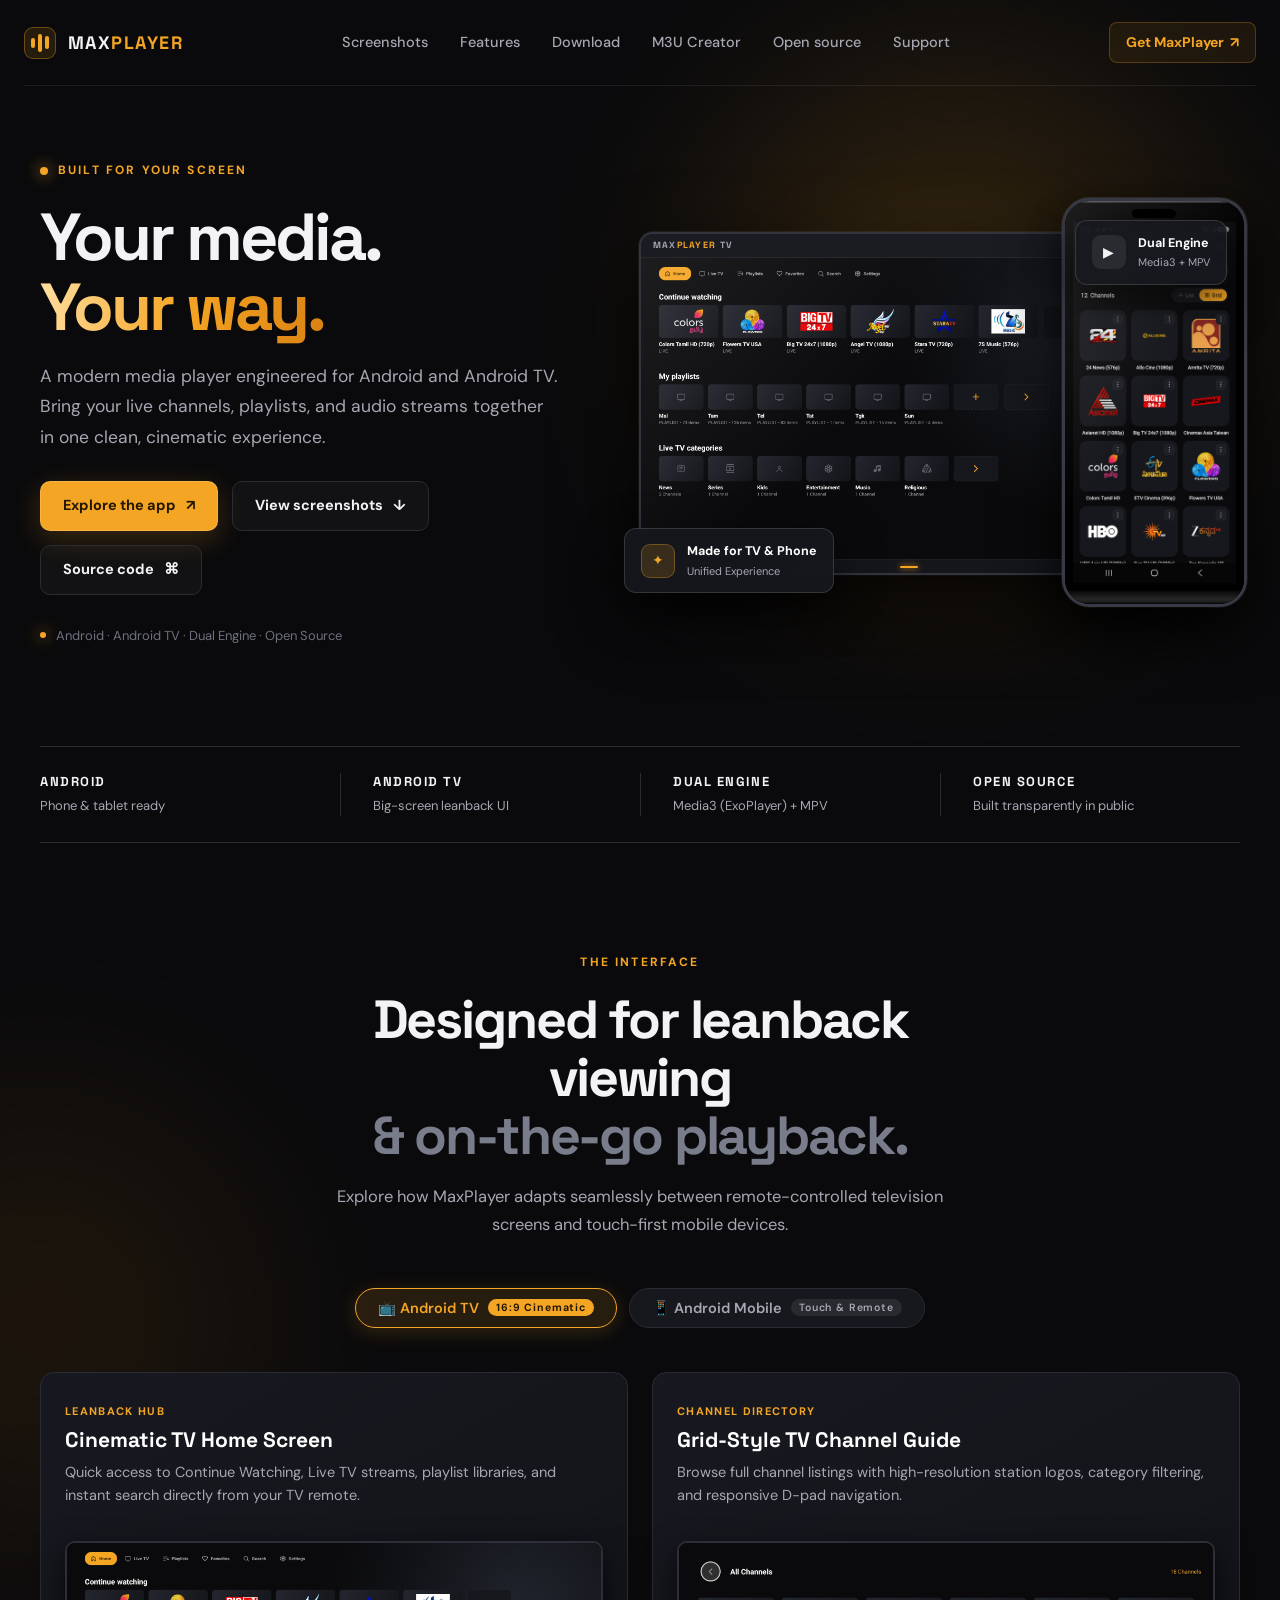
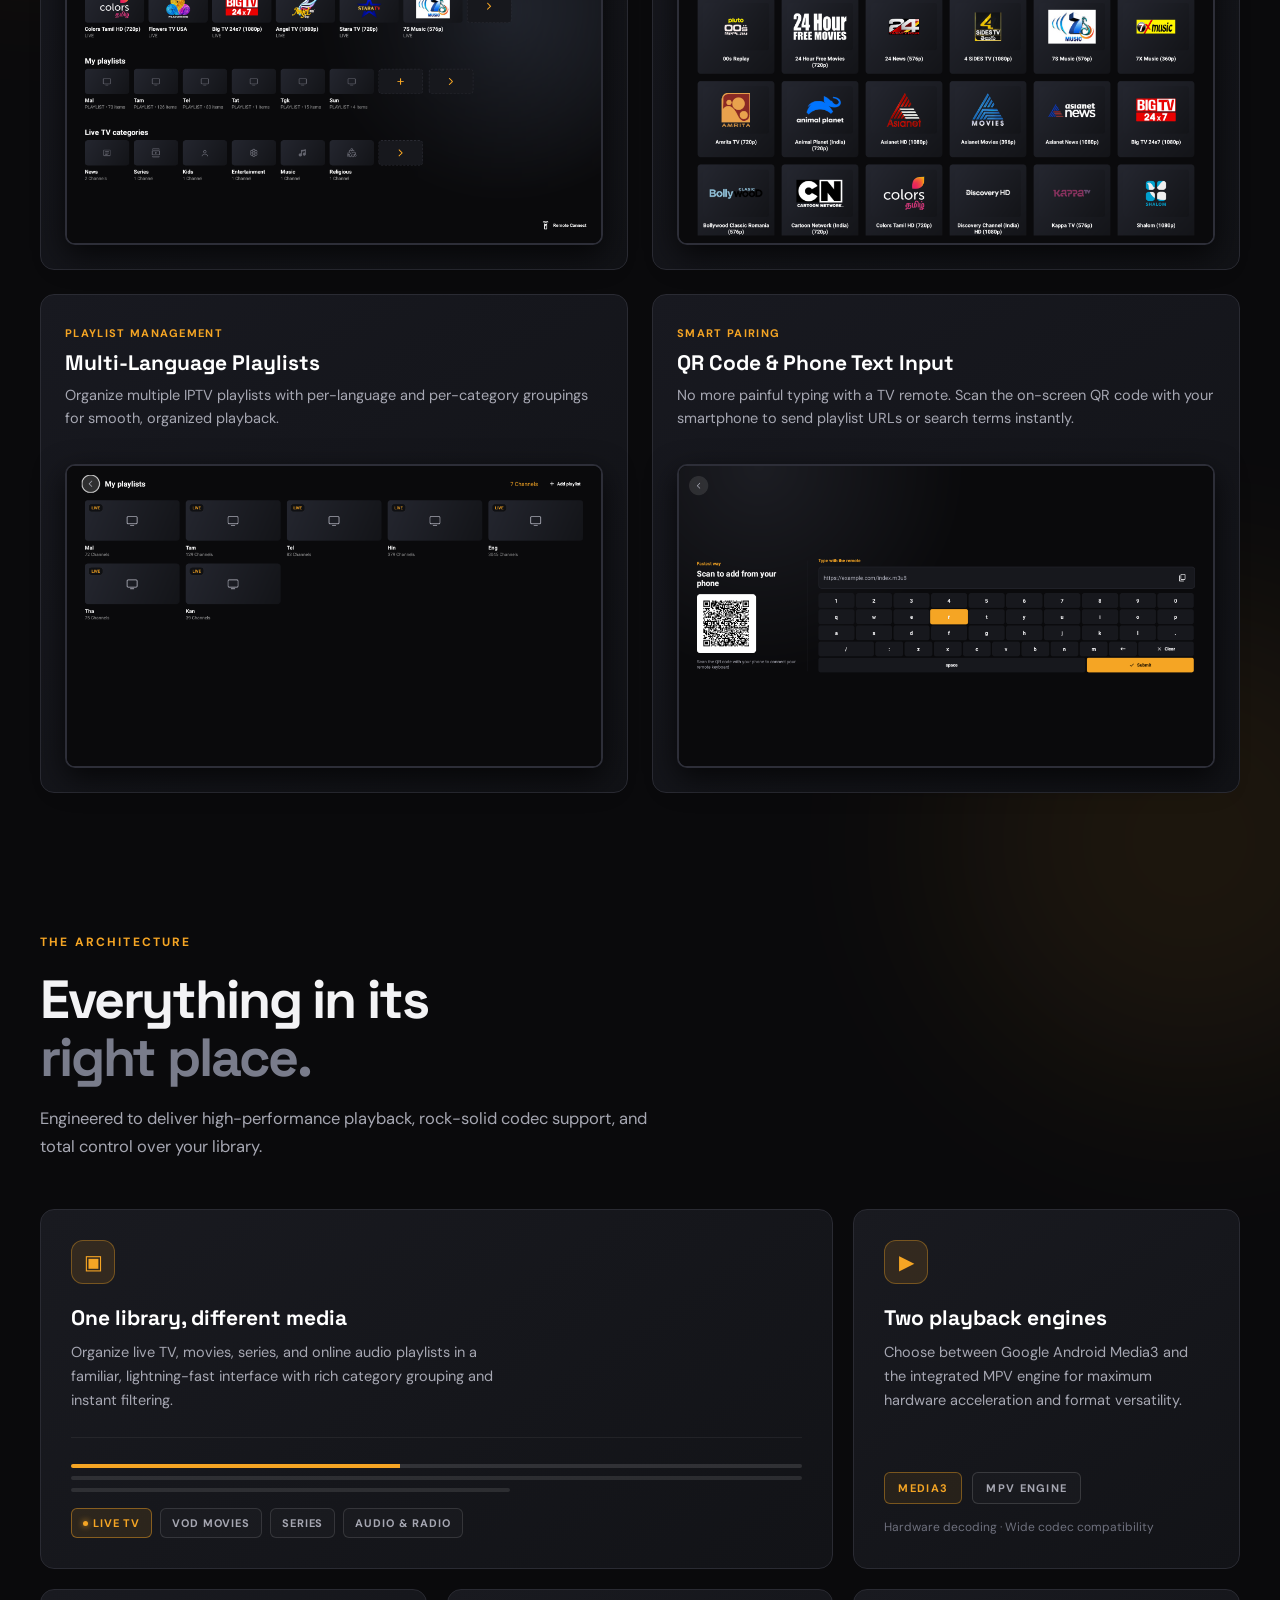
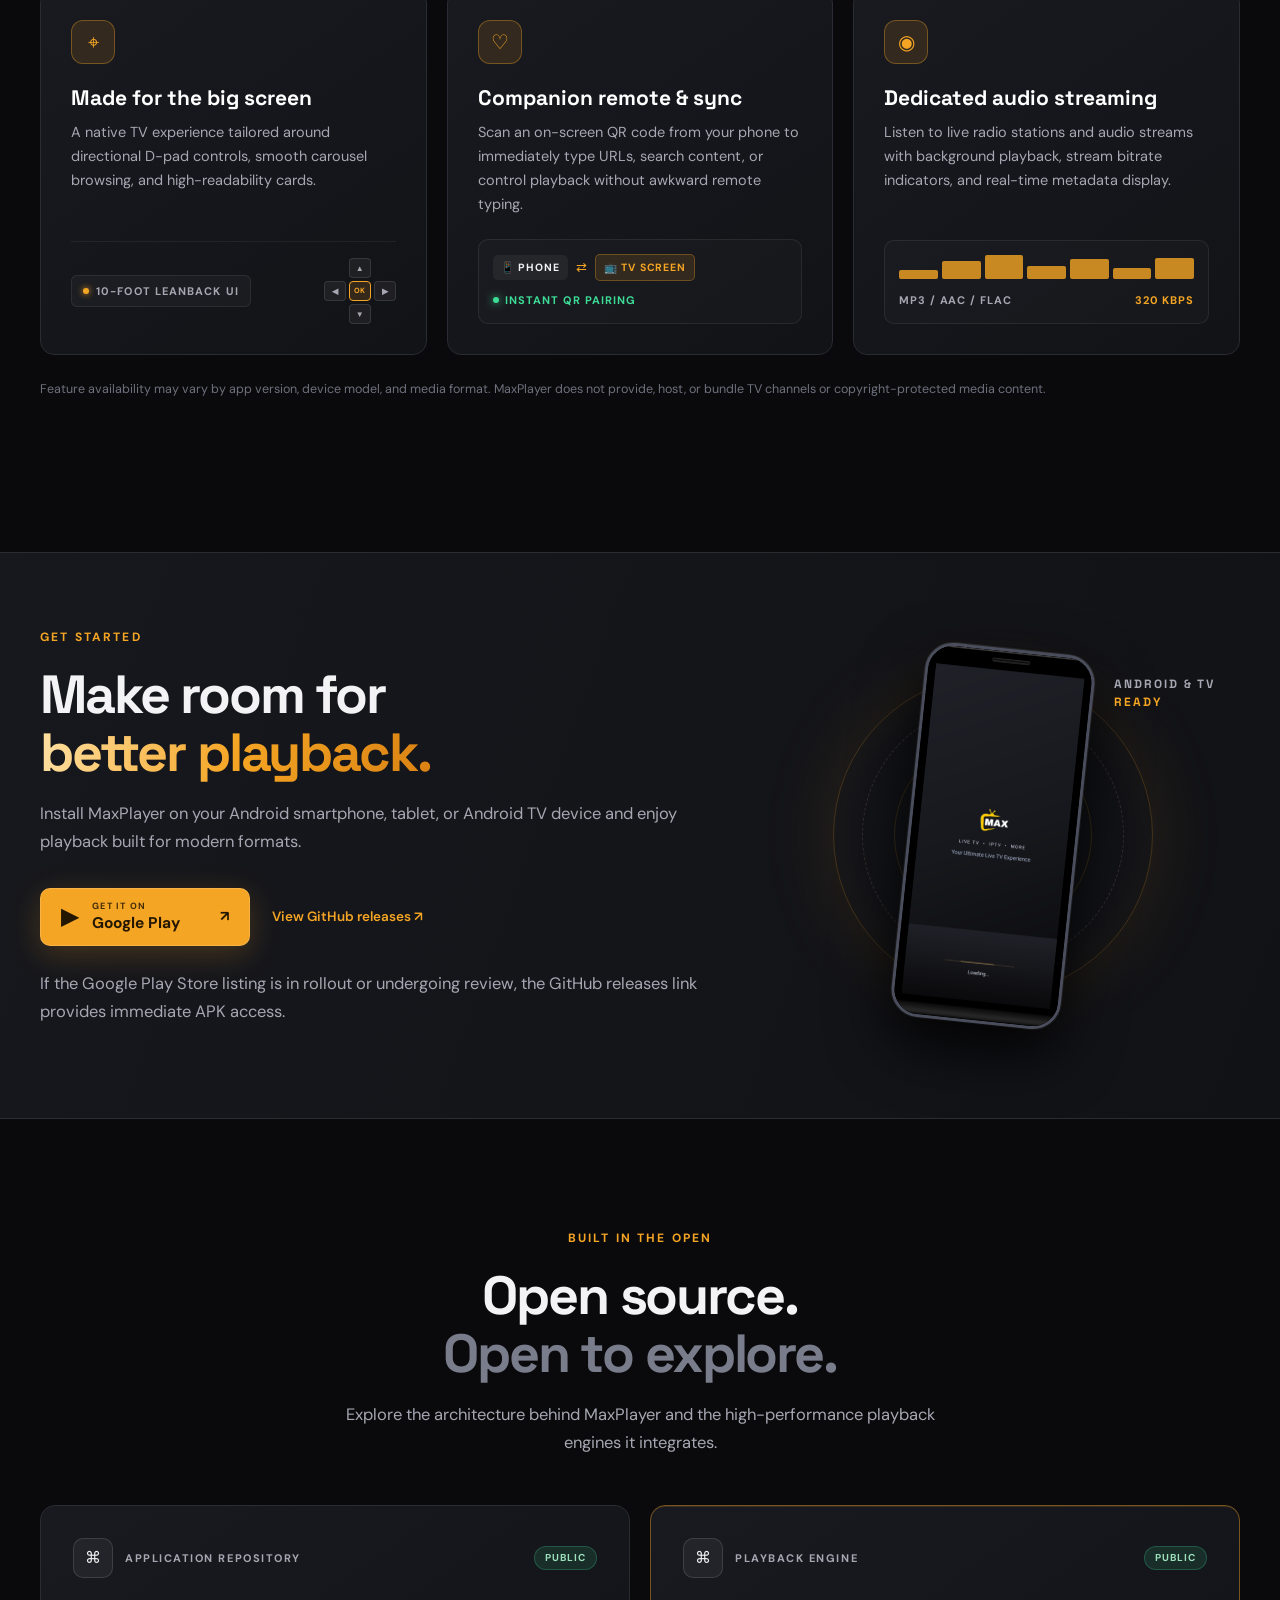
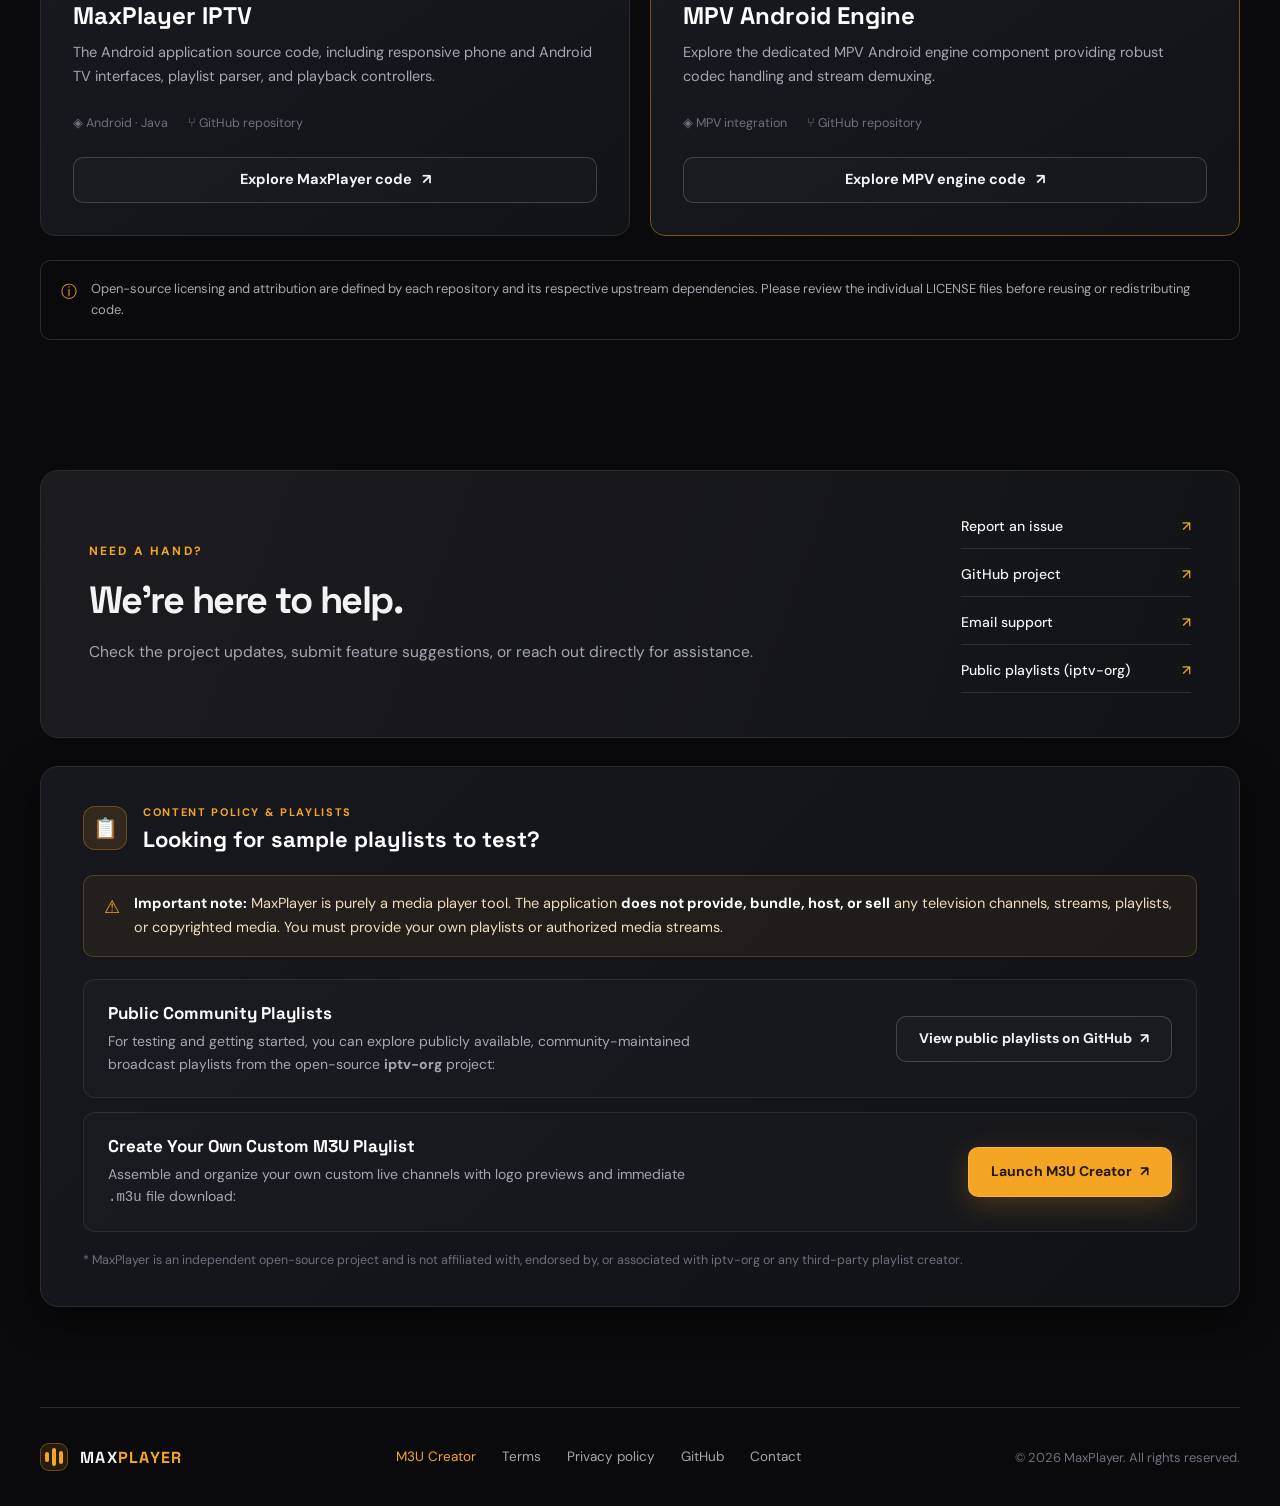
<file: index.html>
<!doctype html>
<html lang="en">
<head>
  <meta charset="utf-8">
  <meta name="viewport" content="width=device-width, initial-scale=1, minimum-scale=1, viewport-fit=cover">
  <meta name="theme-color" content="#0A0A0C">
  <meta name="description" content="MaxPlayer — a modern IPTV and media player for Android and Android TV with dual playback engine support (Media3 & MPV).">
  
  <!-- Open Graph / Facebook -->
  <meta property="og:type" content="website">
  <meta property="og:site_name" content="MaxPlayer">
  <meta property="og:title" content="MaxPlayer — Your media, your way">
  <meta property="og:description" content="A modern media player engineered for Android and Android TV with dual playback engine support (Media3 & MPV).">
  <meta property="og:image" content="assets/phone/grid-movies.png">

  <!-- Twitter -->
  <meta name="twitter:card" content="summary_large_image">
  <meta name="twitter:title" content="MaxPlayer — Your media, your way">
  <meta name="twitter:description" content="A modern media player engineered for Android and Android TV with dual playback engine support (Media3 & MPV).">
  <meta name="twitter:image" content="assets/phone/grid-movies.png">

  <title>MaxPlayer — Your media, your way</title>
  <link rel="icon" href="assets/favicon.svg" type="image/svg+xml">
  <link rel="apple-touch-icon" href="assets/favicon.svg">
  <link rel="preconnect" href="https://fonts.googleapis.com">
  <link rel="preconnect" href="https://fonts.gstatic.com" crossorigin>
  <link href="https://fonts.googleapis.com/css2?family=DM+Sans:ital,opsz,wght@0,9..40,400;0,9..40,500;0,9..40,600;0,9..40,700;1,9..40,400&family=Space+Grotesk:wght@400;500;600;700&display=swap" rel="stylesheet">
  <link rel="stylesheet" href="styles.css?v=2.1">

  <!-- Structured Data (JSON-LD) -->
  <script type="application/ld+json">
  {
    "@context": "https://schema.org",
    "@type": "SoftwareApplication",
    "name": "MaxPlayer",
    "operatingSystem": "Android, Android TV",
    "applicationCategory": "MultimediaApplication",
    "offers": {
      "@type": "Offer",
      "price": "0",
      "priceCurrency": "USD"
    },
    "author": {
      "@type": "Organization",
      "name": "Maxlab Solution"
    },
    "description": "Modern media player for Android and Android TV with dual playback engine support (Media3 & MPV)."
  }
  </script>
</head>
<body>
  <div class="ambient ambient-one"></div>
  <div class="ambient ambient-two"></div>
  <div class="ambient ambient-three"></div>

  <header class="site-header">
    <a class="brand" href="#home" aria-label="MaxPlayer home">
      <span class="brand-mark"><span></span><span></span><span></span></span>
      <span>MAX<span class="accent">PLAYER</span></span>
    </a>
    <button class="menu-toggle" aria-label="Open navigation" aria-expanded="false">☰</button>
    <nav class="nav-links">
      <a href="#screens">Screenshots</a>
      <a href="#features">Features</a>
      <a href="#download">Download</a>
      <a href="playlist-creator.html">M3U Creator</a>
      <a href="#opensource">Open source</a>
      <a href="#support">Support</a>
    </nav>
    <a class="header-cta" href="#download">Get MaxPlayer <span>↗</span></a>
  </header>

  <main id="home">
    <!-- Hero Section -->
    <section class="hero section-wrap">
      <div class="hero-copy">
        <div class="eyebrow"><span class="pulse"></span> BUILT FOR YOUR SCREEN</div>
        <h1>Your media.<br><span class="gradient-text">Your way.</span></h1>
        <p class="hero-lead">A modern media player engineered for Android and Android TV. Bring your live channels, playlists, and audio streams together in one clean, cinematic experience.</p>
        <div class="hero-actions">
          <a class="button button-primary" href="#download">Explore the app <span>↗</span></a>
          <a class="button button-quiet" href="#screens">View screenshots <span>↓</span></a>
          <a class="button button-quiet" href="https://github.com/mr-bipolar/maxPlayer-iptv" target="_blank" rel="noopener noreferrer">Source code <span>⌘</span></a>
        </div>
        <div class="hero-meta"><span class="meta-dot"></span> Android · Android TV · Dual Engine · Open Source</div>
      </div>

      <div class="hero-art" aria-label="MaxPlayer user interface showcase">
        <div class="screen-glow"></div>
        <div class="hero-device-stage">
          <!-- Android TV Mockup -->
          <div class="hero-tv-mockup">
            <div class="tv-bezel-top">
              <span class="tv-brand-pill">MAX<span>PLAYER</span> TV</span>
              <span class="tv-status-badge"><i></i> LIVE</span>
            </div>
            <div class="tv-screen-wrap">
              <img src="assets/Tv/Img_1793878780.png" alt="MaxPlayer on Android TV home interface" class="zoomable-img" data-caption="MaxPlayer Android TV Home Screen" loading="eager" fetchpriority="high" decoding="async">
              <div class="tv-screen-glass"></div>
            </div>
            <div class="tv-bezel-bottom">
              <div class="tv-chin-led"></div>
            </div>
          </div>

          <!-- Android Phone Mockup (Top phone image: grid-movies / entertainment) -->
          <div class="hero-phone-mockup">
            <div class="phone-island"></div>
            <div class="phone-screen-wrap">
              <img src="assets/phone/grid-movies.png" alt="MaxPlayer on Android phone - Entertainment & Movie Grid" class="zoomable-img" data-caption="MaxPlayer Mobile - Entertainment & Movie Grid" loading="eager" fetchpriority="high" decoding="async">
              <div class="phone-glass-glare"></div>
            </div>
          </div>

          <!-- Floating Badges -->
          <div class="float-chip chip-top">
            <span class="chip-icon">▶</span>
            <span><b>Dual Engine</b><small>Media3 + MPV</small></span>
          </div>
          <div class="float-chip chip-bottom">
            <span class="chip-icon amber">✦</span>
            <span><b>Made for TV & Phone</b><small>Unified Experience</small></span>
          </div>
        </div>
      </div>
    </section>

    <!-- Trust Strip -->
    <section class="trust-strip section-wrap">
      <div><strong>ANDROID</strong><span>Phone & tablet ready</span></div>
      <div><strong>ANDROID TV</strong><span>Big-screen leanback UI</span></div>
      <div><strong>DUAL ENGINE</strong><span>Media3 (ExoPlayer) + MPV</span></div>
      <div><strong>OPEN SOURCE</strong><span>Built transparently in public</span></div>
    </section>

    <!-- Screenshots Showcase Section -->
    <section class="section-wrap section-block screens-section" id="screens">
      <div class="section-heading centered">
        <div class="eyebrow">THE INTERFACE</div>
        <h2>Designed for leanback viewing<br><span class="muted-heading">& on-the-go playback.</span></h2>
        <p>Explore how MaxPlayer adapts seamlessly between remote-controlled television screens and touch-first mobile devices.</p>
      </div>

      <!-- Tab Switcher -->
      <div class="screens-tabs-wrap">
        <button class="tab-btn active" data-tab="tv">
          <span>📺 Android TV</span>
          <span class="tab-badge">16:9 Cinematic</span>
        </button>
        <button class="tab-btn" data-tab="phone">
          <span>📱 Android Mobile</span>
          <span class="tab-badge">Touch & Remote</span>
        </button>
      </div>

      <!-- TV Screenshots Grid -->
      <div class="screens-tab-content active" id="tab-tv">
        <div class="tv-showcase-grid">
          <article class="tv-card">
            <div class="tv-card-header">
              <span class="tv-card-badge">LEANBACK HUB</span>
              <h3>Cinematic TV Home Screen</h3>
              <p>Quick access to Continue Watching, Live TV streams, playlist libraries, and instant search directly from your TV remote.</p>
            </div>
            <div class="tv-device-frame zoomable-img" data-caption="MaxPlayer Android TV - Cinematic Home Screen" data-src="assets/Tv/Img_1793878780.png">
              <img src="assets/Tv/Img_1793878780.png" alt="MaxPlayer TV Home and Continue Watching screen" loading="lazy" decoding="async">
              <div class="zoom-overlay"><span>🔍 Click to preview</span></div>
            </div>
          </article>

          <article class="tv-card">
            <div class="tv-card-header">
              <span class="tv-card-badge">CHANNEL DIRECTORY</span>
              <h3>Grid-Style TV Channel Guide</h3>
              <p>Browse full channel listings with high-resolution station logos, category filtering, and responsive D-pad navigation.</p>
            </div>
            <div class="tv-device-frame zoomable-img" data-caption="MaxPlayer Android TV - Channel Grid & Guide" data-src="assets/Tv/Img_1794120683.png">
              <img src="assets/Tv/Img_1794120683.png" alt="MaxPlayer TV All Channels guide view" loading="lazy" decoding="async">
              <div class="zoom-overlay"><span>🔍 Click to preview</span></div>
            </div>
          </article>

          <article class="tv-card">
            <div class="tv-card-header">
              <span class="tv-card-badge">PLAYLIST MANAGEMENT</span>
              <h3>Multi-Language Playlists</h3>
              <p>Organize multiple IPTV playlists with per-language and per-category groupings for smooth, organized playback.</p>
            </div>
            <div class="tv-device-frame zoomable-img" data-caption="MaxPlayer Android TV - Multi-Playlist Management" data-src="assets/Tv/Img_1794120701.png">
              <img src="assets/Tv/Img_1794120701.png" alt="MaxPlayer TV Playlist organization" loading="lazy" decoding="async">
              <div class="zoom-overlay"><span>🔍 Click to preview</span></div>
            </div>
          </article>

          <article class="tv-card">
            <div class="tv-card-header">
              <span class="tv-card-badge">SMART PAIRING</span>
              <h3>QR Code & Phone Text Input</h3>
              <p>No more painful typing with a TV remote. Scan the on-screen QR code with your smartphone to send playlist URLs or search terms instantly.</p>
            </div>
            <div class="tv-device-frame zoomable-img" data-caption="MaxPlayer Android TV - Remote Pairing & QR Sync" data-src="assets/Tv/Img_1793879588.png">
              <img src="assets/Tv/Img_1793879588.png" alt="MaxPlayer TV Smart QR Code input screen" loading="lazy" decoding="async">
              <div class="zoom-overlay"><span>🔍 Click to preview</span></div>
            </div>
          </article>
        </div>
      </div>

      <!-- Phone Screenshots Grid -->
      <div class="screens-tab-content" id="tab-phone">
        <div class="phone-showcase-grid">
          <article class="phone-card">
            <div class="phone-card-frame zoomable-img" data-caption="MaxPlayer Mobile - Entertainment & Movie Grid" data-src="assets/phone/grid-movies.png">
              <img src="assets/phone/grid-movies.png" alt="MaxPlayer phone movie and channel poster grid" loading="lazy" decoding="async">
              <div class="zoom-overlay"><span>🔍 Preview</span></div>
            </div>
            <h3>Entertainment & Movies</h3>
            <p>Vibrant grid view of movie feeds, entertainment channels, and network station cards.</p>
          </article>

          <article class="phone-card">
            <div class="phone-card-frame zoomable-img" data-caption="MaxPlayer Mobile - App Splash Screen" data-src="assets/phone/splash.png">
              <img src="assets/phone/splash.png" alt="MaxPlayer splash screen" loading="lazy" decoding="async">
              <div class="zoom-overlay"><span>🔍 Preview</span></div>
            </div>
            <h3>Cinematic Splash</h3>
            <p>Clean and fast application startup designed for instant media player access.</p>
          </article>

          <article class="phone-card">
            <div class="phone-card-frame zoomable-img" data-caption="MaxPlayer Mobile - Channels & Navigation" data-src="assets/phone/Img_20261114_082816.png">
              <img src="assets/phone/Img_20261114_082816.png" alt="MaxPlayer phone channel browser" loading="lazy" decoding="async">
              <div class="zoom-overlay"><span>🔍 Preview</span></div>
            </div>
            <h3>Intuitive Channel Guide</h3>
            <p>Fast search and clean bottom navigation across Channels, Playlists, Favorites, and Settings.</p>
          </article>

          <article class="phone-card">
            <div class="phone-card-frame zoomable-img" data-caption="MaxPlayer Mobile - Live Schedule Guide" data-src="assets/phone/Img_20261114_082834.png">
              <img src="assets/phone/Img_20261114_082834.png" alt="MaxPlayer phone live schedule guide" loading="lazy" decoding="async">
              <div class="zoom-overlay"><span>🔍 Preview</span></div>
            </div>
            <h3>Live Schedule & EPG</h3>
            <p>See live broadcast tags, channel bitrates, and programming details at a glance.</p>
          </article>

          <article class="phone-card">
            <div class="phone-card-frame zoomable-img" data-caption="MaxPlayer Mobile - Dual Playback Engine Selection" data-src="assets/phone/Img_20261114_082921.png">
              <img src="assets/phone/Img_20261114_082921.png" alt="MaxPlayer phone preferred player selector" loading="lazy" decoding="async">
              <div class="zoom-overlay"><span>🔍 Preview</span></div>
            </div>
            <h3>Dual Engine Selector</h3>
            <p>Seamlessly switch between Google Media3 (ExoPlayer) and MPV for broad codec compatibility.</p>
          </article>

          <article class="phone-card">
            <div class="phone-card-frame zoomable-img" data-caption="MaxPlayer Mobile - TV Remote Companion" data-src="assets/phone/Img_20261114_083005.png">
              <img src="assets/phone/Img_20261114_083005.png" alt="MaxPlayer phone TV remote companion" loading="lazy" decoding="async">
              <div class="zoom-overlay"><span>🔍 Preview</span></div>
            </div>
            <h3>TV Remote Companion</h3>
            <p>Scan your TV screen QR code to type playlist URLs or navigate directly from your smartphone.</p>
          </article>
        </div>
      </div>
    </section>

    <!-- Features Section (THE ARCHITECTURE) - Clean Non-Image Design -->
    <section class="section-wrap section-block" id="features">
      <div class="section-heading">
        <div class="eyebrow">THE ARCHITECTURE</div>
        <h2>Everything in its<br><span class="muted-heading">right place.</span></h2>
        <p>Engineered to deliver high-performance playback, rock-solid codec support, and total control over your library.</p>
      </div>

      <div class="feature-grid">
        <article class="feature-card feature-wide">
          <div class="feature-card-content">
            <div class="feature-icon">▣</div>
            <h3>One library, different media</h3>
            <p>Organize live TV, movies, series, and online audio playlists in a familiar, lightning-fast interface with rich category grouping and instant filtering.</p>
          </div>
          <div class="library-visual">
            <div class="library-line active"></div>
            <div class="library-line"></div>
            <div class="library-line short"></div>
            <div class="library-pills">
              <span class="active"><i></i> LIVE TV</span>
              <span>VOD MOVIES</span>
              <span>SERIES</span>
              <span>AUDIO & RADIO</span>
            </div>
          </div>
        </article>

        <article class="feature-card">
          <div class="feature-card-content">
            <div class="feature-icon">▶</div>
            <h3>Two playback engines</h3>
            <p>Choose between Google Android Media3 and the integrated MPV engine for maximum hardware acceleration and format versatility.</p>
          </div>
          <div>
            <div class="engine-tags">
              <span class="engine-pill active">MEDIA3</span>
              <span class="engine-pill">MPV ENGINE</span>
            </div>
            <div class="card-caption-tag">Hardware decoding · Wide codec compatibility</div>
          </div>
        </article>

        <article class="feature-card">
          <div class="feature-card-content">
            <div class="feature-icon">⌖</div>
            <h3>Made for the big screen</h3>
            <p>A native TV experience tailored around directional D-pad controls, smooth carousel browsing, and high-readability cards.</p>
          </div>
          <div class="tv-control-visual">
            <div class="tv-preview-capsule">
              <span class="tv-dot"></span>
              <span>10-FOOT LEANBACK UI</span>
            </div>
            <div class="dpad-mini">
              <span class="dpad-btn">▲</span>
              <div class="dpad-row">
                <span class="dpad-btn">◀</span>
                <span class="dpad-btn dpad-center">OK</span>
                <span class="dpad-btn">▶</span>
              </div>
              <span class="dpad-btn">▼</span>
            </div>
          </div>
        </article>

        <article class="feature-card">
          <div class="feature-card-content">
            <div class="feature-icon">♡</div>
            <h3>Companion remote & sync</h3>
            <p>Scan an on-screen QR code from your phone to immediately type URLs, search content, or control playback without awkward remote typing.</p>
          </div>
          <div class="remote-sync-visual">
            <div class="sync-devices">
              <span class="device-pill">📱 PHONE</span>
              <span class="sync-arrow">⇄</span>
              <span class="device-pill accent">📺 TV SCREEN</span>
            </div>
            <span class="sync-status"><i></i> INSTANT QR PAIRING</span>
          </div>
        </article>

        <article class="feature-card">
          <div class="feature-card-content">
            <div class="feature-icon">◉</div>
            <h3>Dedicated audio streaming</h3>
            <p>Listen to live radio stations and audio streams with background playback, stream bitrate indicators, and real-time metadata display.</p>
          </div>
          <div class="audio-stream-visual">
            <div class="equalizer-bars">
              <span></span><span></span><span></span><span></span><span></span><span></span><span></span>
            </div>
            <div class="audio-stream-meta">
              <span class="audio-badge">MP3 / AAC / FLAC</span>
              <span class="bitrate-badge">320 KBPS</span>
            </div>
          </div>
        </article>
      </div>
      <p class="fine-print">Feature availability may vary by app version, device model, and media format. MaxPlayer does not provide, host, or bundle TV channels or copyright-protected media content.</p>
    </section>

    <!-- Download Section -->
    <section class="download-section" id="download">
      <div class="section-wrap download-inner">
        <div>
          <div class="eyebrow">GET STARTED</div>
          <h2>Make room for<br><span class="gradient-text">better playback.</span></h2>
          <p>Install MaxPlayer on your Android smartphone, tablet, or Android TV device and enjoy playback built for modern formats.</p>
          <div class="download-actions">
            <a class="button button-primary" href="https://play.google.com/store/apps/details?id=com.aaronmaxlab.maxplayer" target="_blank" rel="noopener noreferrer">
              <span class="play-store-icon">▶</span>
              <span><small>GET IT ON</small><b>Google Play</b></span>
              <span class="arrow">↗</span>
            </a>
            <a class="text-link" href="https://github.com/mr-bipolar/maxPlayer-iptv/releases" target="_blank" rel="noopener noreferrer">View GitHub releases ↗</a>
          </div>
          <p class="fine-print">If the Google Play Store listing is in rollout or undergoing review, the GitHub releases link provides immediate APK access.</p>
        </div>

        <div class="download-orbit">
          <div class="orbit-ring"></div>
          <div class="orbit-phone-frame">
            <div class="orbit-phone-screen">
              <img src="assets/phone/splash.png" alt="MaxPlayer Android app splash screen" loading="lazy" decoding="async">
            </div>
          </div>
          <span class="orbit-label">ANDROID & TV<br><b>READY</b></span>
        </div>
      </div>
    </section>

    <!-- Open Source Section -->
    <section class="section-wrap section-block" id="opensource">
      <div class="section-heading centered">
        <div class="eyebrow">BUILT IN THE OPEN</div>
        <h2>Open source.<br><span class="muted-heading">Open to explore.</span></h2>
        <p>Explore the architecture behind MaxPlayer and the high-performance playback engines it integrates.</p>
      </div>

      <div class="source-grid">
        <article class="source-card">
          <div class="source-top">
            <span class="repo-icon">⌘</span>
            <span class="repo-label">APPLICATION REPOSITORY</span>
            <span class="public-pill">PUBLIC</span>
          </div>
          <h3>MaxPlayer IPTV</h3>
          <p>The Android application source code, including responsive phone and Android TV interfaces, playlist parser, and playback controllers.</p>
          <div class="repo-details">
            <span>◈ Android · Java</span>
            <span>⑂ GitHub repository</span>
          </div>
          <a class="button button-outline" href="https://github.com/mr-bipolar/maxPlayer-iptv" target="_blank" rel="noopener noreferrer">Explore MaxPlayer code <span>↗</span></a>
        </article>

        <article class="source-card source-card-highlight">
          <div class="source-top">
            <span class="repo-icon">⌘</span>
            <span class="repo-label">PLAYBACK ENGINE</span>
            <span class="public-pill">PUBLIC</span>
          </div>
          <h3>MPV Android Engine</h3>
          <p>Explore the dedicated MPV Android engine component providing robust codec handling and stream demuxing.</p>
          <div class="repo-details">
            <span>◈ MPV integration</span>
            <span>⑂ GitHub repository</span>
          </div>
          <a class="button button-outline" href="https://github.com/mr-bipolar/mpv-android-engine" target="_blank" rel="noopener noreferrer">Explore MPV engine code <span>↗</span></a>
        </article>
      </div>

      <div class="open-note">
        <span>ⓘ</span>
        <p>Open-source licensing and attribution are defined by each repository and its respective upstream dependencies. Please review the individual LICENSE files before reusing or redistributing code.</p>
      </div>
    </section>

    <!-- Support & Content Section -->
    <section class="section-wrap section-block support-block" id="support">
      <div class="support-panel">
        <div>
          <div class="eyebrow">NEED A HAND?</div>
          <h2>We're here to help.</h2>
          <p>Check the project updates, submit feature suggestions, or reach out directly for assistance.</p>
        </div>
        <div class="support-links">
          <a href="https://github.com/mr-bipolar/maxPlayer-iptv/issues" target="_blank" rel="noopener noreferrer">Report an issue <span>↗</span></a>
          <a href="https://github.com/mr-bipolar/maxPlayer-iptv" target="_blank" rel="noopener noreferrer">GitHub project <span>↗</span></a>
          <a href="mailto:support.maxlab@gmail.com">Email support <span>↗</span></a>
          <a href="https://github.com/iptv-org/iptv/blob/master/PLAYLISTS.md" target="_blank" rel="noopener noreferrer">Public playlists (iptv-org) <span>↗</span></a>
        </div>
      </div>

      <!-- Playlist & Content Policy Card -->
      <div class="playlist-info-card">
        <div class="playlist-info-header">
          <div class="playlist-info-icon">📋</div>
          <div>
            <div class="playlist-badge">CONTENT POLICY & PLAYLISTS</div>
            <h3>Looking for sample playlists to test?</h3>
          </div>
        </div>

        <div class="playlist-info-body">
          <div class="playlist-disclaimer-box">
            <span class="warning-icon">⚠</span>
            <p><strong>Important note:</strong> MaxPlayer is purely a media player tool. The application <strong>does not provide, bundle, host, or sell</strong> any television channels, streams, playlists, or copyrighted media. You must provide your own playlists or authorized media streams.</p>
          </div>

          <div class="playlist-link-wrapper">
            <div class="playlist-link-text">
              <h4>Public Community Playlists</h4>
              <p>For testing and getting started, you can explore publicly available, community-maintained broadcast playlists from the open-source <strong>iptv-org</strong> project:</p>
            </div>
            <a class="button button-outline playlist-action-btn" href="https://github.com/iptv-org/iptv/blob/master/PLAYLISTS.md" target="_blank" rel="noopener noreferrer">
              <span>View public playlists on GitHub</span>
              <span>↗</span>
            </a>
          </div>

          <div class="playlist-link-wrapper" style="margin-top: 14px;">
            <div class="playlist-link-text">
              <h4>Create Your Own Custom M3U Playlist</h4>
              <p>Assemble and organize your own custom live channels with logo previews and immediate <code>.m3u</code> file download:</p>
            </div>
            <a class="button button-primary playlist-action-btn" href="playlist-creator.html">
              <span>Launch M3U Creator</span>
              <span>↗</span>
            </a>
          </div>
          <p class="playlist-footer-note">* MaxPlayer is an independent open-source project and is not affiliated with, endorsed by, or associated with iptv-org or any third-party playlist creator.</p>
        </div>
      </div>
    </section>
  </main>

  <!-- Lightbox Modal for Screenshots -->
  <div class="lightbox-modal" id="lightboxModal" aria-hidden="true" role="dialog" aria-modal="true" aria-label="Screenshot lightbox preview">
    <div class="lightbox-content">
      <button class="lightbox-close" id="lightboxClose" aria-label="Close preview">✕</button>
      <img src="data:image/svg+xml,%3Csvg xmlns='http://www.w3.org/2000/svg'/%3E" alt="Full-size screenshot preview" id="lightboxImg">
      <div class="lightbox-caption" id="lightboxCaption"></div>
    </div>
  </div>

  <!-- Footer -->
  <footer class="site-footer section-wrap">
    <a class="brand" href="#home">
      <span class="brand-mark"><span></span><span></span><span></span></span>
      <span>MAX<span class="accent">PLAYER</span></span>
    </a>
    <div class="footer-links">
      <a href="playlist-creator.html" class="accent">M3U Creator</a>
      <a href="terms.html">Terms</a>
      <a href="privacy.html">Privacy policy</a>
      <a href="https://github.com/mr-bipolar/maxPlayer-iptv" target="_blank" rel="noopener noreferrer">GitHub</a>
      <a href="mailto:support.maxlab@gmail.com">Contact</a>
    </div>
    <p>© <span id="year"></span> MaxPlayer. All rights reserved.</p>
  </footer>

  <script src="script.js?v=2.1"></script>
</body>
</html>
</file>
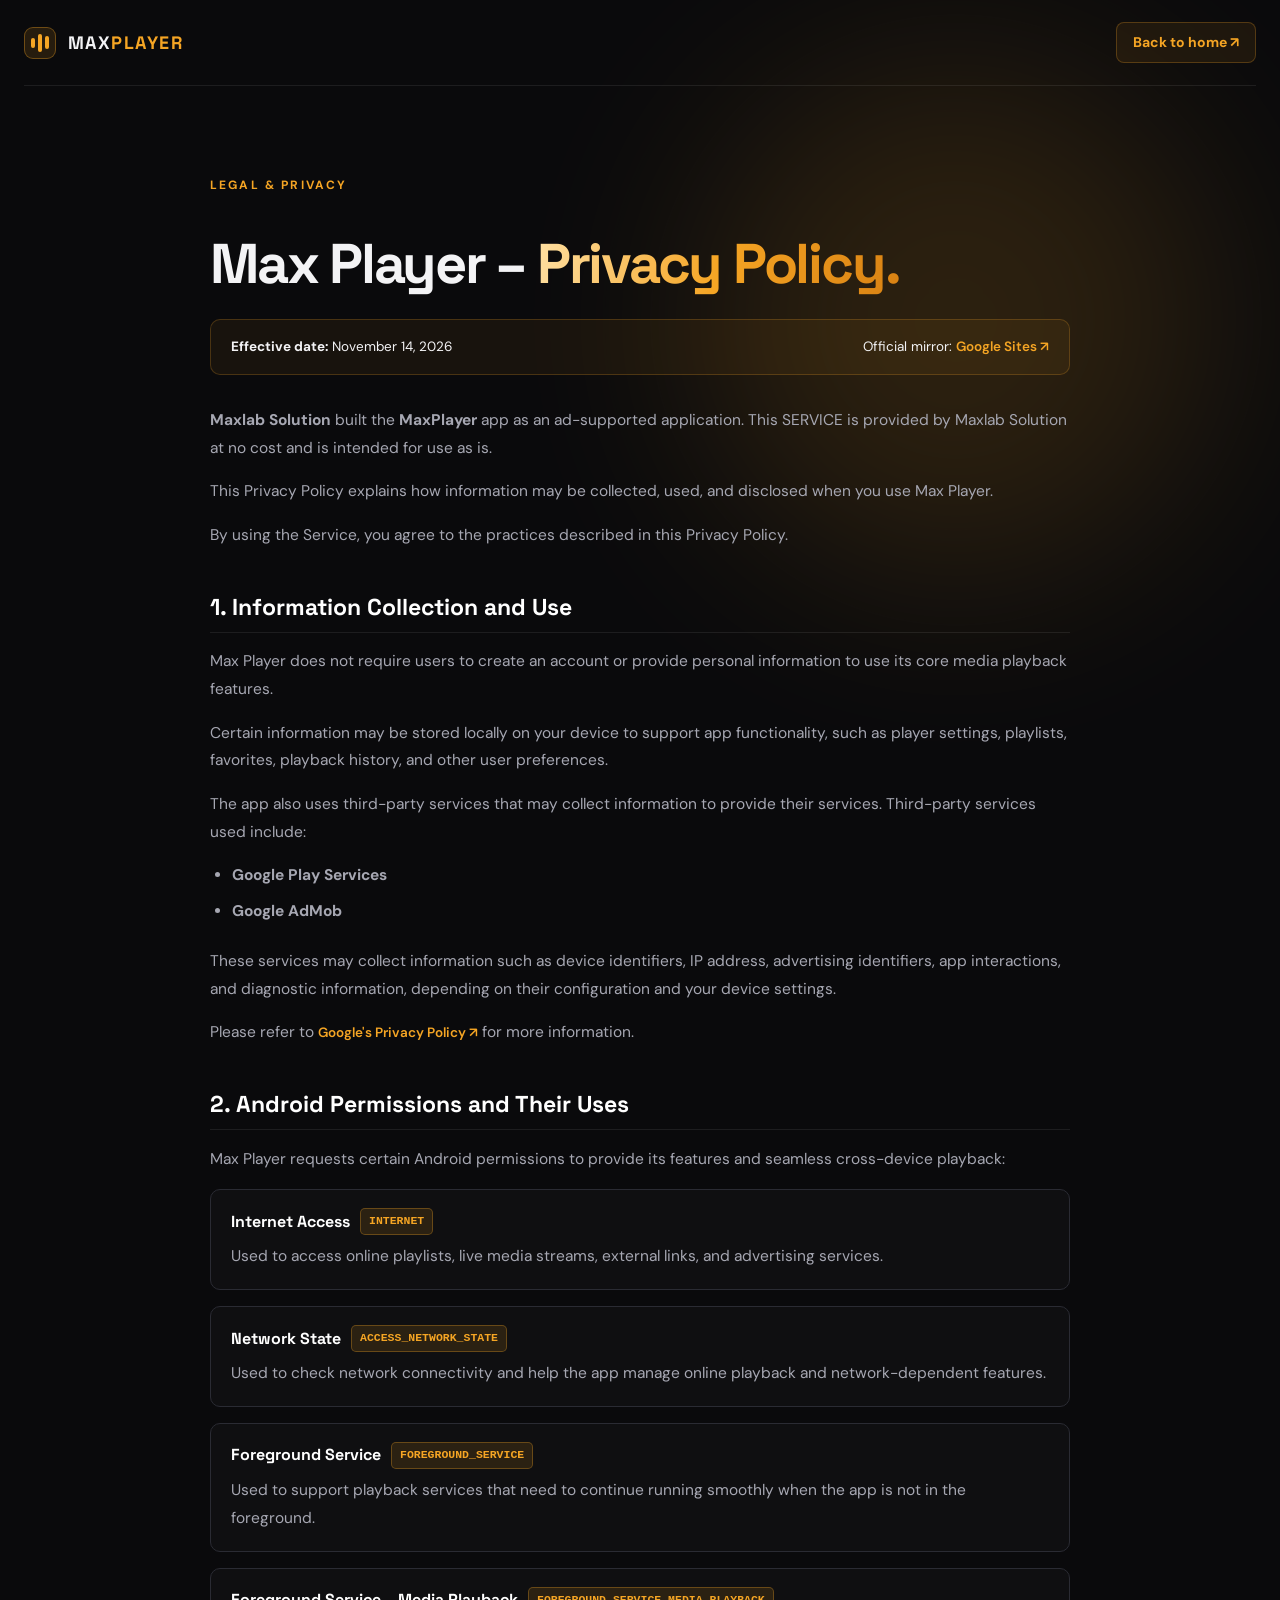
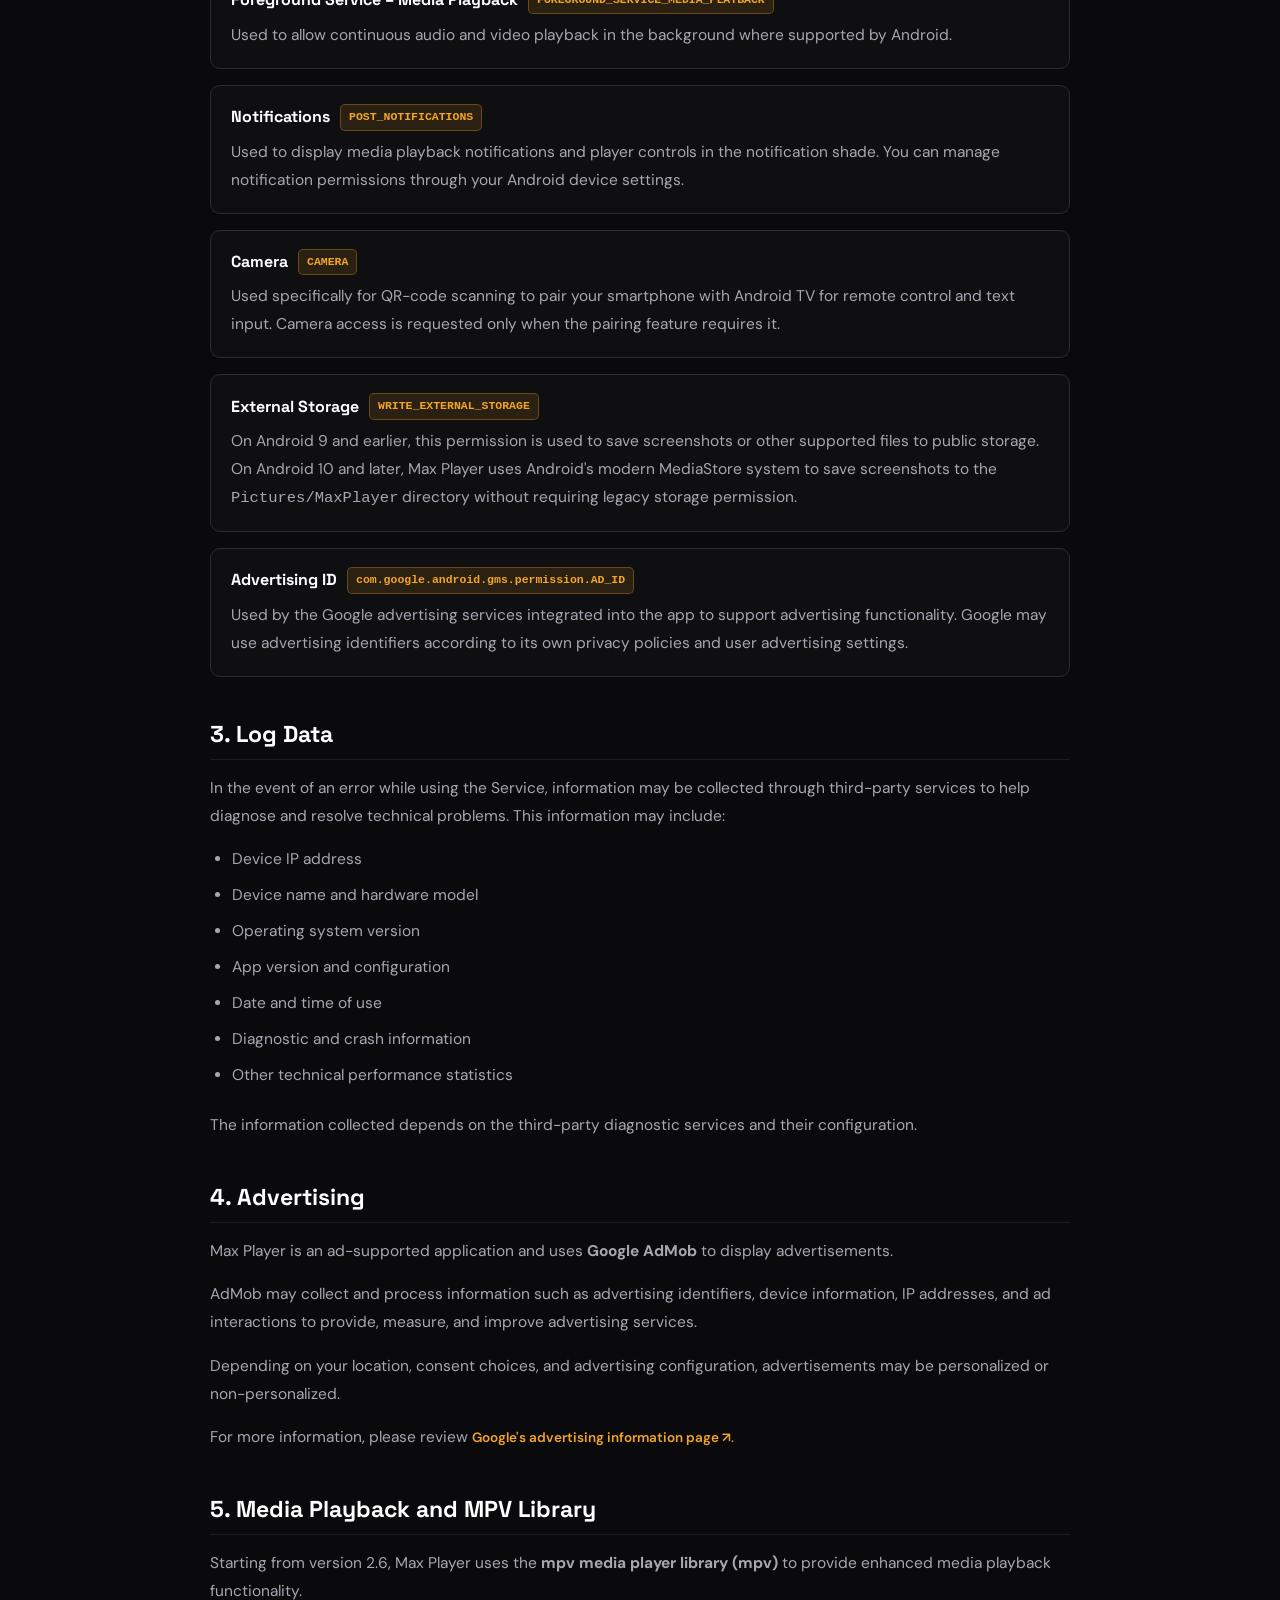
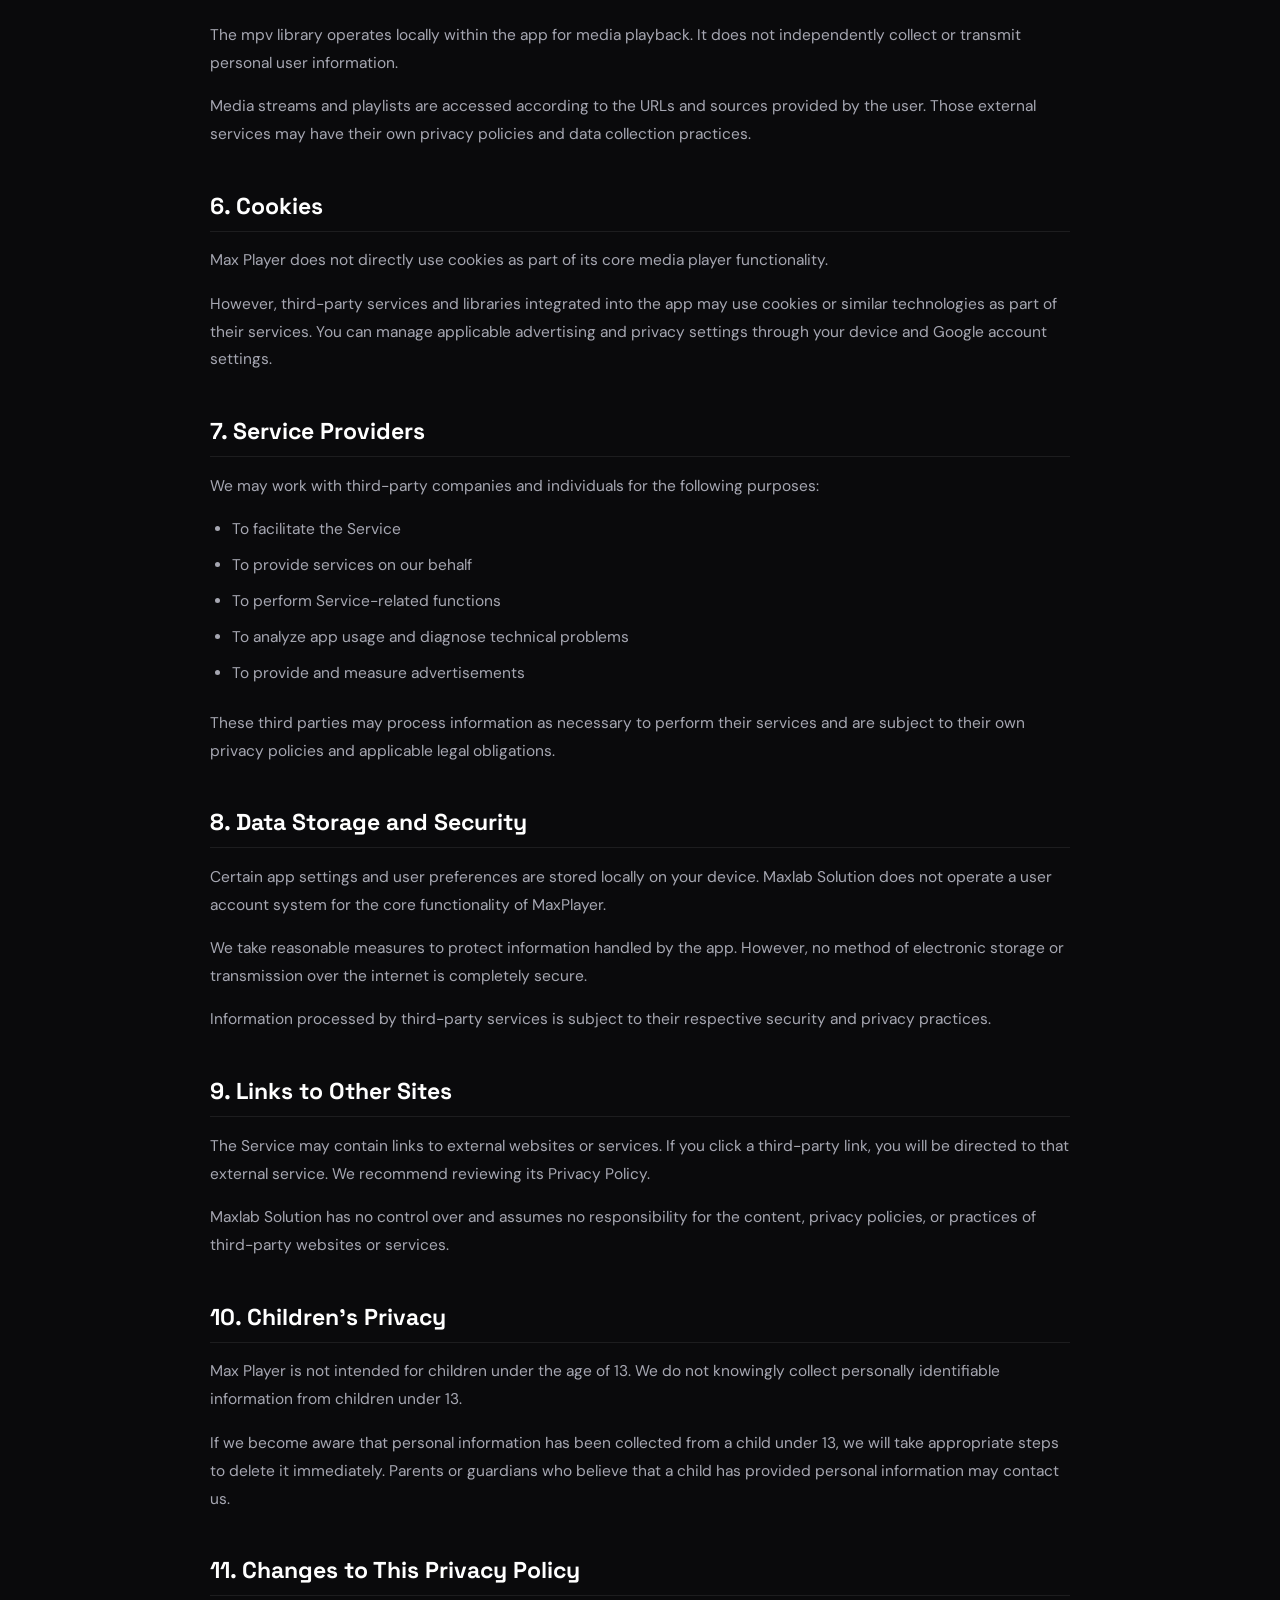
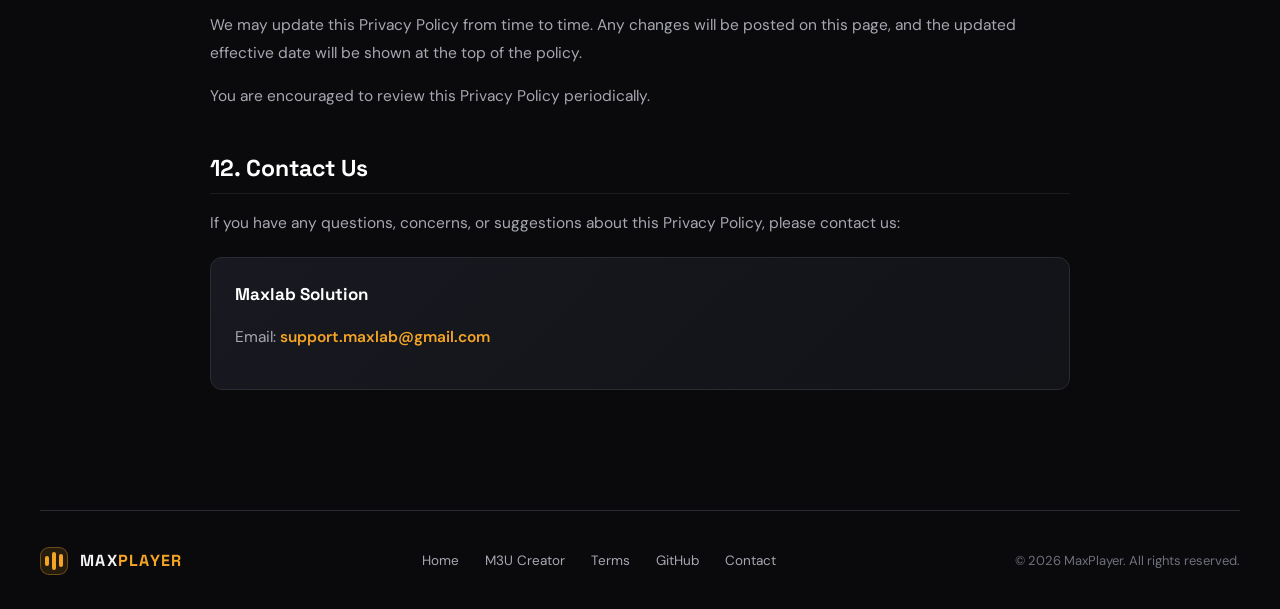
<file: privacy.html>
<!doctype html>
<html lang="en">
<head>
  <meta charset="utf-8">
  <meta name="viewport" content="width=device-width, initial-scale=1, minimum-scale=1, viewport-fit=cover">
  <meta name="theme-color" content="#0A0A0C">
  <meta name="description" content="MaxPlayer Privacy Policy — learn how your data, permissions, and settings are handled.">
  
  <!-- Open Graph / Facebook -->
  <meta property="og:type" content="article">
  <meta property="og:site_name" content="MaxPlayer">
  <meta property="og:title" content="Privacy Policy — MaxPlayer">
  <meta property="og:description" content="MaxPlayer Privacy Policy — learn how your data, permissions, and settings are handled.">
  <meta property="og:image" content="assets/phone/grid-movies.png">

  <!-- Twitter -->
  <meta name="twitter:card" content="summary">
  <meta name="twitter:title" content="Privacy Policy — MaxPlayer">
  <meta name="twitter:description" content="MaxPlayer Privacy Policy — learn how your data, permissions, and settings are handled.">

  <title>Privacy Policy — MaxPlayer</title>
  <link rel="icon" href="assets/favicon.svg" type="image/svg+xml">
  <link rel="preconnect" href="https://fonts.googleapis.com">
  <link rel="preconnect" href="https://fonts.gstatic.com" crossorigin>
  <link href="https://fonts.googleapis.com/css2?family=DM+Sans:ital,opsz,wght@0,9..40,400;0,9..40,500;0,9..40,600;0,9..40,700;1,9..40,400&family=Space+Grotesk:wght@400;500;600;700&display=swap" rel="stylesheet">
  <link rel="stylesheet" href="styles.css?v=2.1">
</head>
<body>
  <div class="ambient ambient-one"></div>

  <header class="site-header">
    <a class="brand" href="index.html" aria-label="MaxPlayer home">
      <span class="brand-mark"><span></span><span></span><span></span></span>
      <span>MAX<span class="accent">PLAYER</span></span>
    </a>
    <a class="header-cta" href="index.html">Back to home ↗</a>
  </header>

  <main class="section-wrap privacy-main">
    <div class="eyebrow">LEGAL & PRIVACY</div>
    <h1>Max Player – <span class="gradient-text">Privacy Policy.</span></h1>

    <div class="policy-meta-box">
      <span><strong>Effective date:</strong> November 14, 2026</span>
      <span>Official mirror: <a class="text-link" href="https://sites.google.com/view/max-player-privacy-policy" target="_blank" rel="noopener">Google Sites ↗</a></span>
    </div>

    <p><strong>Maxlab Solution</strong> built the <strong>MaxPlayer</strong> app as an ad-supported application. This SERVICE is provided by Maxlab Solution at no cost and is intended for use as is.</p>
    <p>This Privacy Policy explains how information may be collected, used, and disclosed when you use Max Player.</p>
    <p>By using the Service, you agree to the practices described in this Privacy Policy.</p>

    <h2>1. Information Collection and Use</h2>
    <p>Max Player does not require users to create an account or provide personal information to use its core media playback features.</p>
    <p>Certain information may be stored locally on your device to support app functionality, such as player settings, playlists, favorites, playback history, and other user preferences.</p>
    <p>The app also uses third-party services that may collect information to provide their services. Third-party services used include:</p>
    <ul>
      <li><strong>Google Play Services</strong></li>
      <li><strong>Google AdMob</strong></li>
    </ul>
    <p>These services may collect information such as device identifiers, IP address, advertising identifiers, app interactions, and diagnostic information, depending on their configuration and your device settings.</p>
    <p>Please refer to <a class="text-link" href="https://policies.google.com/privacy" target="_blank" rel="noopener">Google's Privacy Policy ↗</a> for more information.</p>

    <h2>2. Android Permissions and Their Uses</h2>
    <p>Max Player requests certain Android permissions to provide its features and seamless cross-device playback:</p>

    <div class="permission-block">
      <div class="permission-header">
        <span class="permission-title">Internet Access</span>
        <span class="permission-tag">INTERNET</span>
      </div>
      <p class="permission-desc">Used to access online playlists, live media streams, external links, and advertising services.</p>
    </div>

    <div class="permission-block">
      <div class="permission-header">
        <span class="permission-title">Network State</span>
        <span class="permission-tag">ACCESS_NETWORK_STATE</span>
      </div>
      <p class="permission-desc">Used to check network connectivity and help the app manage online playback and network-dependent features.</p>
    </div>

    <div class="permission-block">
      <div class="permission-header">
        <span class="permission-title">Foreground Service</span>
        <span class="permission-tag">FOREGROUND_SERVICE</span>
      </div>
      <p class="permission-desc">Used to support playback services that need to continue running smoothly when the app is not in the foreground.</p>
    </div>

    <div class="permission-block">
      <div class="permission-header">
        <span class="permission-title">Foreground Service – Media Playback</span>
        <span class="permission-tag">FOREGROUND_SERVICE_MEDIA_PLAYBACK</span>
      </div>
      <p class="permission-desc">Used to allow continuous audio and video playback in the background where supported by Android.</p>
    </div>

    <div class="permission-block">
      <div class="permission-header">
        <span class="permission-title">Notifications</span>
        <span class="permission-tag">POST_NOTIFICATIONS</span>
      </div>
      <p class="permission-desc">Used to display media playback notifications and player controls in the notification shade. You can manage notification permissions through your Android device settings.</p>
    </div>

    <div class="permission-block">
      <div class="permission-header">
        <span class="permission-title">Camera</span>
        <span class="permission-tag">CAMERA</span>
      </div>
      <p class="permission-desc">Used specifically for QR-code scanning to pair your smartphone with Android TV for remote control and text input. Camera access is requested only when the pairing feature requires it.</p>
    </div>

    <div class="permission-block">
      <div class="permission-header">
        <span class="permission-title">External Storage</span>
        <span class="permission-tag">WRITE_EXTERNAL_STORAGE</span>
      </div>
      <p class="permission-desc">On Android 9 and earlier, this permission is used to save screenshots or other supported files to public storage. On Android 10 and later, Max Player uses Android's modern MediaStore system to save screenshots to the <code>Pictures/MaxPlayer</code> directory without requiring legacy storage permission.</p>
    </div>

    <div class="permission-block">
      <div class="permission-header">
        <span class="permission-title">Advertising ID</span>
        <span class="permission-tag">com.google.android.gms.permission.AD_ID</span>
      </div>
      <p class="permission-desc">Used by the Google advertising services integrated into the app to support advertising functionality. Google may use advertising identifiers according to its own privacy policies and user advertising settings.</p>
    </div>

    <h2>3. Log Data</h2>
    <p>In the event of an error while using the Service, information may be collected through third-party services to help diagnose and resolve technical problems. This information may include:</p>
    <ul>
      <li>Device IP address</li>
      <li>Device name and hardware model</li>
      <li>Operating system version</li>
      <li>App version and configuration</li>
      <li>Date and time of use</li>
      <li>Diagnostic and crash information</li>
      <li>Other technical performance statistics</li>
    </ul>
    <p>The information collected depends on the third-party diagnostic services and their configuration.</p>

    <h2>4. Advertising</h2>
    <p>Max Player is an ad-supported application and uses <strong>Google AdMob</strong> to display advertisements.</p>
    <p>AdMob may collect and process information such as advertising identifiers, device information, IP addresses, and ad interactions to provide, measure, and improve advertising services.</p>
    <p>Depending on your location, consent choices, and advertising configuration, advertisements may be personalized or non-personalized.</p>
    <p>For more information, please review <a class="text-link" href="https://policies.google.com/technologies/ads" target="_blank" rel="noopener">Google's advertising information page ↗</a>.</p>

    <h2>5. Media Playback and MPV Library</h2>
    <p>Starting from version 2.6, Max Player uses the <strong>mpv media player library (mpv)</strong> to provide enhanced media playback functionality.</p>
    <p>The mpv library operates locally within the app for media playback. It does not independently collect or transmit personal user information.</p>
    <p>Media streams and playlists are accessed according to the URLs and sources provided by the user. Those external services may have their own privacy policies and data collection practices.</p>

    <h2>6. Cookies</h2>
    <p>Max Player does not directly use cookies as part of its core media player functionality.</p>
    <p>However, third-party services and libraries integrated into the app may use cookies or similar technologies as part of their services. You can manage applicable advertising and privacy settings through your device and Google account settings.</p>

    <h2>7. Service Providers</h2>
    <p>We may work with third-party companies and individuals for the following purposes:</p>
    <ul>
      <li>To facilitate the Service</li>
      <li>To provide services on our behalf</li>
      <li>To perform Service-related functions</li>
      <li>To analyze app usage and diagnose technical problems</li>
      <li>To provide and measure advertisements</li>
    </ul>
    <p>These third parties may process information as necessary to perform their services and are subject to their own privacy policies and applicable legal obligations.</p>

    <h2>8. Data Storage and Security</h2>
    <p>Certain app settings and user preferences are stored locally on your device. Maxlab Solution does not operate a user account system for the core functionality of MaxPlayer.</p>
    <p>We take reasonable measures to protect information handled by the app. However, no method of electronic storage or transmission over the internet is completely secure.</p>
    <p>Information processed by third-party services is subject to their respective security and privacy practices.</p>

    <h2>9. Links to Other Sites</h2>
    <p>The Service may contain links to external websites or services. If you click a third-party link, you will be directed to that external service. We recommend reviewing its Privacy Policy.</p>
    <p>Maxlab Solution has no control over and assumes no responsibility for the content, privacy policies, or practices of third-party websites or services.</p>

    <h2>10. Children's Privacy</h2>
    <p>Max Player is not intended for children under the age of 13. We do not knowingly collect personally identifiable information from children under 13.</p>
    <p>If we become aware that personal information has been collected from a child under 13, we will take appropriate steps to delete it immediately. Parents or guardians who believe that a child has provided personal information may contact us.</p>

    <h2>11. Changes to This Privacy Policy</h2>
    <p>We may update this Privacy Policy from time to time. Any changes will be posted on this page, and the updated effective date will be shown at the top of the policy.</p>
    <p>You are encouraged to review this Privacy Policy periodically.</p>

    <h2>12. Contact Us</h2>
    <p>If you have any questions, concerns, or suggestions about this Privacy Policy, please contact us:</p>
    <div class="contact-card">
      <strong>Maxlab Solution</strong>
      <p>Email: <a href="mailto:support.maxlab@gmail.com">support.maxlab@gmail.com</a></p>
    </div>
  </main>

  <footer class="site-footer section-wrap">
    <a class="brand" href="index.html">
      <span class="brand-mark"><span></span><span></span><span></span></span>
      <span>MAX<span class="accent">PLAYER</span></span>
    </a>
    <div class="footer-links">
      <a href="index.html">Home</a>
      <a href="playlist-creator.html">M3U Creator</a>
      <a href="terms.html">Terms</a>
      <a href="https://github.com/mr-bipolar/maxPlayer-iptv" target="_blank" rel="noopener">GitHub</a>
      <a href="mailto:support.maxlab@gmail.com">Contact</a>
    </div>
    <p>© <span id="year"></span> MaxPlayer. All rights reserved.</p>
  </footer>

  <script src="script.js"></script>
</body>
</html>
</file>
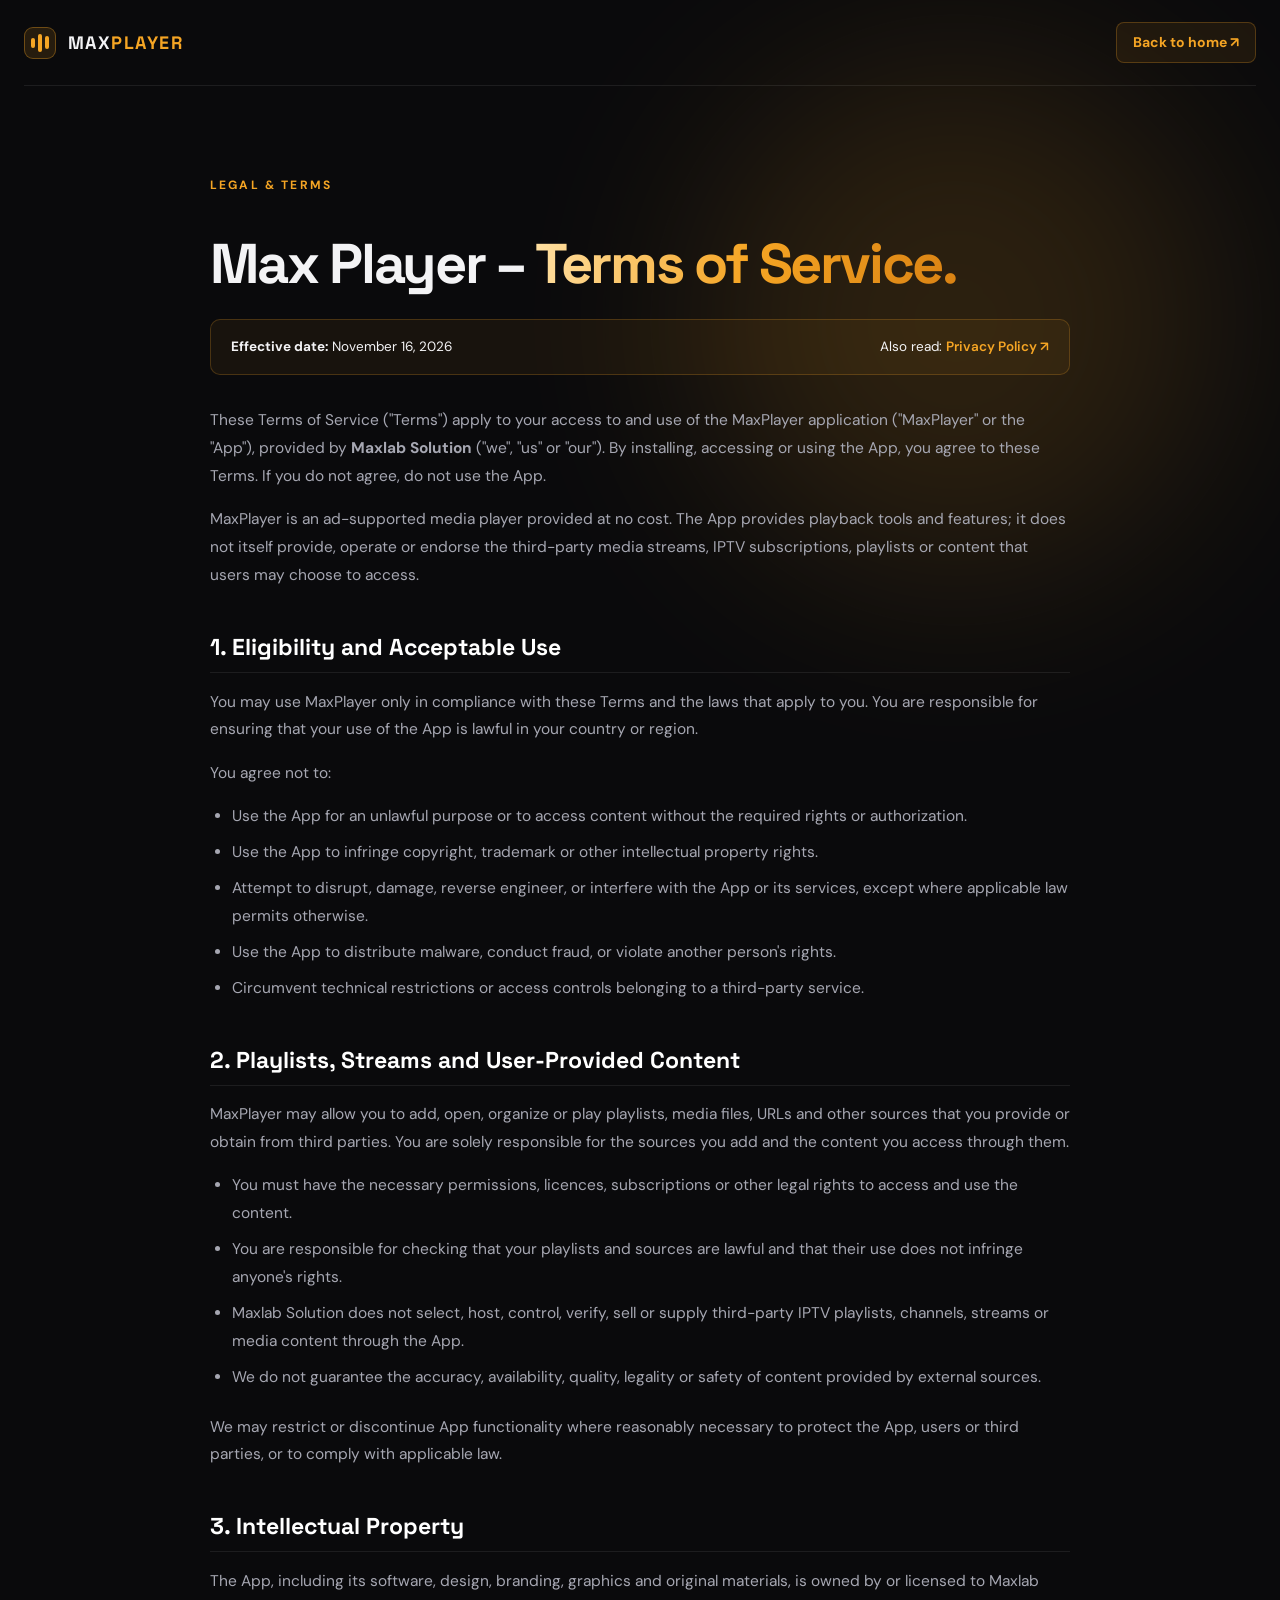
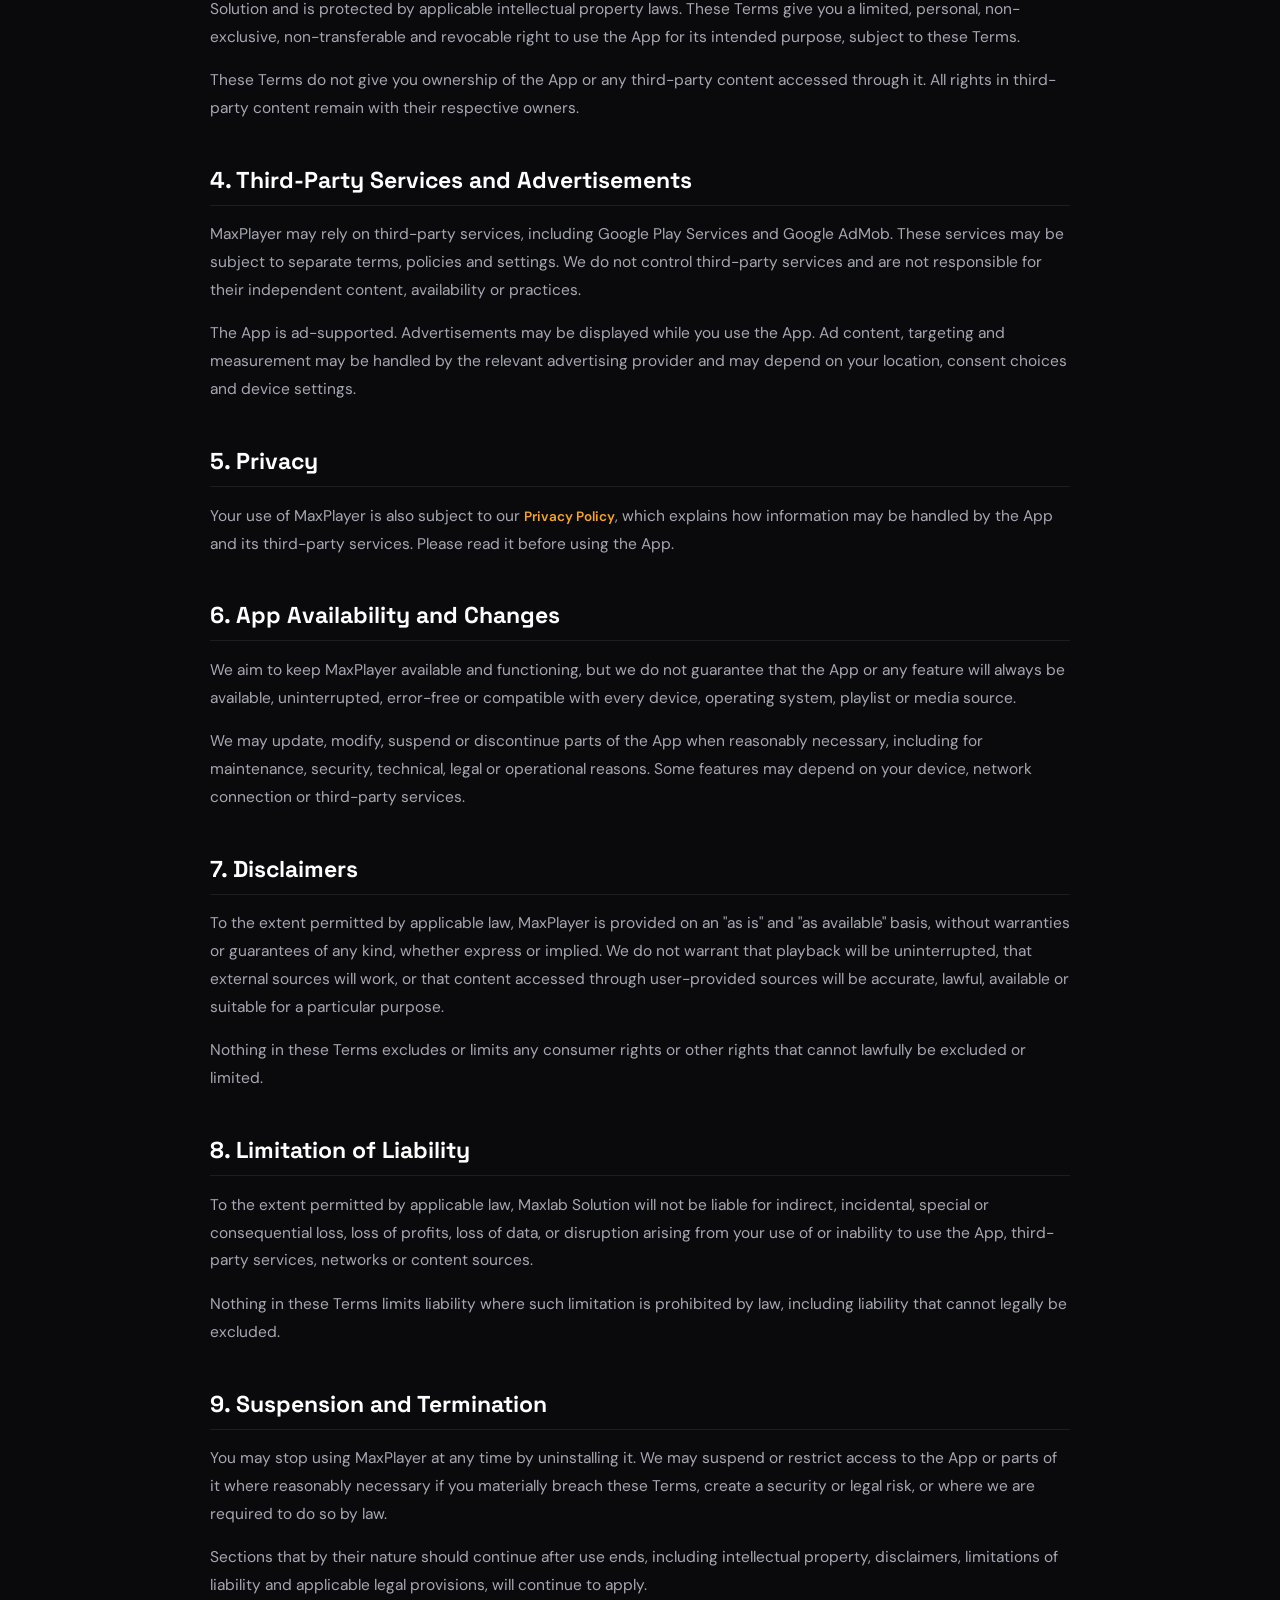
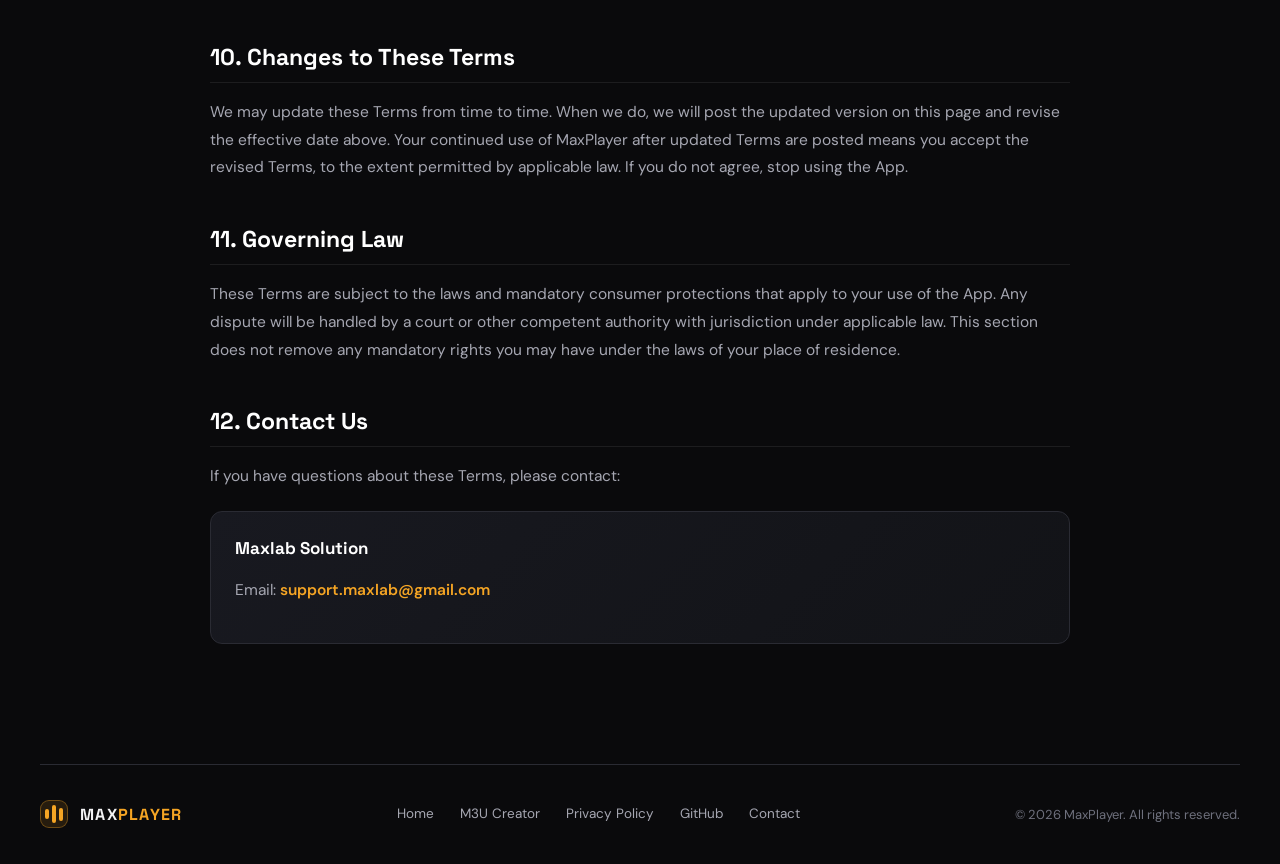
<file: terms.html>
<!doctype html>
<html lang="en">
<head>
  <meta charset="utf-8">
  <meta name="viewport" content="width=device-width, initial-scale=1, minimum-scale=1, viewport-fit=cover">
  <meta name="theme-color" content="#0A0A0C">
  <meta name="description" content="MaxPlayer Terms of Service — terms and conditions for using the MaxPlayer application.">

  <!-- Open Graph / Facebook -->
  <meta property="og:type" content="article">
  <meta property="og:site_name" content="MaxPlayer">
  <meta property="og:title" content="Terms of Service — MaxPlayer">
  <meta property="og:description" content="Read the terms and conditions for using MaxPlayer.">
  <meta property="og:image" content="assets/phone/grid-movies.png">

  <!-- Twitter -->
  <meta name="twitter:card" content="summary">
  <meta name="twitter:title" content="Terms of Service — MaxPlayer">
  <meta name="twitter:description" content="Read the terms and conditions for using MaxPlayer.">

  <title>Terms of Service — MaxPlayer</title>
  <link rel="icon" href="assets/favicon.svg" type="image/svg+xml">
  <link rel="preconnect" href="https://fonts.googleapis.com">
  <link rel="preconnect" href="https://fonts.gstatic.com" crossorigin>
  <link href="https://fonts.googleapis.com/css2?family=DM+Sans:ital,opsz,wght@0,9..40,400;0,9..40,500;0,9..40,600;0,9..40,700;1,9..40,400&family=Space+Grotesk:wght@400;500;600;700&display=swap" rel="stylesheet">
  <link rel="stylesheet" href="styles.css?v=2.1">
</head>
<body>
  <div class="ambient ambient-one"></div>

  <header class="site-header">
    <a class="brand" href="index.html" aria-label="MaxPlayer home">
      <span class="brand-mark"><span></span><span></span><span></span></span>
      <span>MAX<span class="accent">PLAYER</span></span>
    </a>
    <a class="header-cta" href="index.html">Back to home ↗</a>
  </header>

  <main class="section-wrap privacy-main">
    <div class="eyebrow">LEGAL &amp; TERMS</div>
    <h1>Max Player – <span class="gradient-text">Terms of Service.</span></h1>

    <div class="policy-meta-box">
      <span><strong>Effective date:</strong> November 16, 2026</span>
      <span>Also read: <a class="text-link" href="privacy.html">Privacy Policy ↗</a></span>
    </div>

    <p>These Terms of Service ("Terms") apply to your access to and use of the MaxPlayer application ("MaxPlayer" or the "App"), provided by <strong>Maxlab Solution</strong> ("we", "us" or "our"). By installing, accessing or using the App, you agree to these Terms. If you do not agree, do not use the App.</p>
    <p>MaxPlayer is an ad-supported media player provided at no cost. The App provides playback tools and features; it does not itself provide, operate or endorse the third-party media streams, IPTV subscriptions, playlists or content that users may choose to access.</p>

    <h2>1. Eligibility and Acceptable Use</h2>
    <p>You may use MaxPlayer only in compliance with these Terms and the laws that apply to you. You are responsible for ensuring that your use of the App is lawful in your country or region.</p>
    <p>You agree not to:</p>
    <ul>
      <li>Use the App for an unlawful purpose or to access content without the required rights or authorization.</li>
      <li>Use the App to infringe copyright, trademark or other intellectual property rights.</li>
      <li>Attempt to disrupt, damage, reverse engineer, or interfere with the App or its services, except where applicable law permits otherwise.</li>
      <li>Use the App to distribute malware, conduct fraud, or violate another person's rights.</li>
      <li>Circumvent technical restrictions or access controls belonging to a third-party service.</li>
    </ul>

    <h2>2. Playlists, Streams and User-Provided Content</h2>
    <p>MaxPlayer may allow you to add, open, organize or play playlists, media files, URLs and other sources that you provide or obtain from third parties. You are solely responsible for the sources you add and the content you access through them.</p>
    <ul>
      <li>You must have the necessary permissions, licences, subscriptions or other legal rights to access and use the content.</li>
      <li>You are responsible for checking that your playlists and sources are lawful and that their use does not infringe anyone's rights.</li>
      <li>Maxlab Solution does not select, host, control, verify, sell or supply third-party IPTV playlists, channels, streams or media content through the App.</li>
      <li>We do not guarantee the accuracy, availability, quality, legality or safety of content provided by external sources.</li>
    </ul>
    <p>We may restrict or discontinue App functionality where reasonably necessary to protect the App, users or third parties, or to comply with applicable law.</p>

    <h2>3. Intellectual Property</h2>
    <p>The App, including its software, design, branding, graphics and original materials, is owned by or licensed to Maxlab Solution and is protected by applicable intellectual property laws. These Terms give you a limited, personal, non-exclusive, non-transferable and revocable right to use the App for its intended purpose, subject to these Terms.</p>
    <p>These Terms do not give you ownership of the App or any third-party content accessed through it. All rights in third-party content remain with their respective owners.</p>

    <h2>4. Third-Party Services and Advertisements</h2>
    <p>MaxPlayer may rely on third-party services, including Google Play Services and Google AdMob. These services may be subject to separate terms, policies and settings. We do not control third-party services and are not responsible for their independent content, availability or practices.</p>
    <p>The App is ad-supported. Advertisements may be displayed while you use the App. Ad content, targeting and measurement may be handled by the relevant advertising provider and may depend on your location, consent choices and device settings.</p>

    <h2>5. Privacy</h2>
    <p>Your use of MaxPlayer is also subject to our <a class="text-link" href="privacy.html">Privacy Policy</a>, which explains how information may be handled by the App and its third-party services. Please read it before using the App.</p>

    <h2>6. App Availability and Changes</h2>
    <p>We aim to keep MaxPlayer available and functioning, but we do not guarantee that the App or any feature will always be available, uninterrupted, error-free or compatible with every device, operating system, playlist or media source.</p>
    <p>We may update, modify, suspend or discontinue parts of the App when reasonably necessary, including for maintenance, security, technical, legal or operational reasons. Some features may depend on your device, network connection or third-party services.</p>

    <h2>7. Disclaimers</h2>
    <p>To the extent permitted by applicable law, MaxPlayer is provided on an "as is" and "as available" basis, without warranties or guarantees of any kind, whether express or implied. We do not warrant that playback will be uninterrupted, that external sources will work, or that content accessed through user-provided sources will be accurate, lawful, available or suitable for a particular purpose.</p>
    <p>Nothing in these Terms excludes or limits any consumer rights or other rights that cannot lawfully be excluded or limited.</p>

    <h2>8. Limitation of Liability</h2>
    <p>To the extent permitted by applicable law, Maxlab Solution will not be liable for indirect, incidental, special or consequential loss, loss of profits, loss of data, or disruption arising from your use of or inability to use the App, third-party services, networks or content sources.</p>
    <p>Nothing in these Terms limits liability where such limitation is prohibited by law, including liability that cannot legally be excluded.</p>

    <h2>9. Suspension and Termination</h2>
    <p>You may stop using MaxPlayer at any time by uninstalling it. We may suspend or restrict access to the App or parts of it where reasonably necessary if you materially breach these Terms, create a security or legal risk, or where we are required to do so by law.</p>
    <p>Sections that by their nature should continue after use ends, including intellectual property, disclaimers, limitations of liability and applicable legal provisions, will continue to apply.</p>

    <h2>10. Changes to These Terms</h2>
    <p>We may update these Terms from time to time. When we do, we will post the updated version on this page and revise the effective date above. Your continued use of MaxPlayer after updated Terms are posted means you accept the revised Terms, to the extent permitted by applicable law. If you do not agree, stop using the App.</p>

    <h2>11. Governing Law</h2>
    <p>These Terms are subject to the laws and mandatory consumer protections that apply to your use of the App. Any dispute will be handled by a court or other competent authority with jurisdiction under applicable law. This section does not remove any mandatory rights you may have under the laws of your place of residence.</p>

    <h2>12. Contact Us</h2>
    <p>If you have questions about these Terms, please contact:</p>
    <div class="contact-card">
      <strong>Maxlab Solution</strong>
      <p>Email: <a href="mailto:support.maxlab@gmail.com">support.maxlab@gmail.com</a></p>
    </div>
  </main>

  <footer class="site-footer section-wrap">
    <a class="brand" href="index.html">
      <span class="brand-mark"><span></span><span></span><span></span></span>
      <span>MAX<span class="accent">PLAYER</span></span>
    </a>
    <div class="footer-links">
      <a href="index.html">Home</a>
      <a href="playlist-creator.html">M3U Creator</a>
      <a href="privacy.html">Privacy Policy</a>
      <a href="https://github.com/mr-bipolar/maxPlayer-iptv" target="_blank" rel="noopener">GitHub</a>
      <a href="mailto:support.maxlab@gmail.com">Contact</a>
    </div>
    <p>© <span id="year"></span> MaxPlayer. All rights reserved.</p>
  </footer>

  <script src="script.js"></script>
</body>
</html>
</file>
<file: styles.css>
:root {
  --bg: #0A0A0C;
  --bg1: #121317;
  --card: #17181D;
  --card2: #1E2025;
  --line: #2A2B33;
  --line-light: rgba(255, 255, 255, 0.1);
  --ink: #F3F3F5;
  --dim: #A6A7B2;
  --faint: #6e707d;
  --accent: #F5A524;
  --accent-light: #ffc15a;
  --accent-ink: #241701;
  --font: 'DM Sans', sans-serif;
  --display: 'Space Grotesk', sans-serif;
  --radius-sm: 8px;
  --radius-md: 14px;
  --radius-lg: 22px;
  --radius-xl: 32px;
}

* {
  box-sizing: border-box;
}

html {
  scroll-behavior: smooth;
  scroll-padding-top: 96px;
  overflow-x: hidden;
  width: 100%;
  max-width: 100%;
}

body {
  margin: 0;
  background: var(--bg);
  color: var(--ink);
  font-family: var(--font);
  font-size: 16px;
  line-height: 1.65;
  overflow-x: hidden;
  width: 100%;
  max-width: 100%;
  -webkit-font-smoothing: antialiased;
}

a {
  color: inherit;
  text-decoration: none;
}

img {
  max-width: 100%;
  height: auto;
  display: block;
}

/* Ambient glow backgrounds */
.ambient {
  position: absolute;
  z-index: -1;
  pointer-events: none;
  border-radius: 50%;
  filter: blur(100px);
  opacity: 0.14;
  max-width: 100vw;
  overflow: hidden;
}

.ambient-one {
  width: 520px;
  height: 520px;
  background: #F5A524;
  top: 60px;
  right: 5%;
}

.ambient-two {
  width: 440px;
  height: 440px;
  background: #c27613;
  top: 1100px;
  left: -180px;
  opacity: 0.10;
}

.ambient-three {
  width: 480px;
  height: 480px;
  background: #F5A524;
  top: 2200px;
  right: -150px;
  opacity: 0.08;
}

/* Container */
.section-wrap {
  width: min(1200px, calc(100% - 48px));
  margin-inline: auto;
}

/* Header */
.site-header {
  height: 86px;
  width: min(1280px, calc(100% - 48px));
  margin: auto;
  display: flex;
  align-items: center;
  justify-content: space-between;
  border-bottom: 1px solid rgba(255, 255, 255, 0.08);
  position: relative;
  z-index: 20;
}

.brand {
  display: inline-flex;
  align-items: center;
  gap: 12px;
  font: 700 18px var(--display);
  letter-spacing: 0.08em;
}

.accent {
  color: var(--accent);
}

.brand-mark {
  width: 32px;
  height: 32px;
  display: flex;
  align-items: center;
  justify-content: center;
  gap: 3.5px;
  background: rgba(245, 165, 36, 0.12);
  border: 1px solid rgba(245, 165, 36, 0.35);
  border-radius: 9px;
}

.brand-mark span {
  width: 3.5px;
  border-radius: 4px;
  background: var(--accent);
}

.brand-mark span:nth-child(1) { height: 10px; }
.brand-mark span:nth-child(2) { height: 18px; }
.brand-mark span:nth-child(3) { height: 13px; }

.nav-links {
  display: flex;
  gap: 32px;
  color: var(--dim);
  font-size: 14.5px;
  font-weight: 500;
}

.nav-links a {
  transition: color 0.2s ease;
}

.nav-links a:hover,
.footer-links a:hover {
  color: var(--accent);
}

.header-cta {
  font-size: 14px;
  font-weight: 700;
  color: var(--accent);
  display: inline-flex;
  align-items: center;
  gap: 6px;
  padding: 8px 16px;
  border-radius: 8px;
  background: rgba(245, 165, 36, 0.08);
  border: 1px solid rgba(245, 165, 36, 0.25);
  transition: all 0.2s ease;
}

.header-cta:hover {
  background: rgba(245, 165, 36, 0.16);
  border-color: var(--accent);
  transform: translateY(-1px);
}

.menu-toggle {
  display: none;
  background: none;
  border: 0;
  color: var(--ink);
  font-size: 24px;
  cursor: pointer;
}

/* Hero Section */
.hero {
  min-height: 660px;
  display: grid;
  grid-template-columns: 1.05fr 1.15fr;
  align-items: center;
  gap: 48px;
  padding-top: 50px;
  padding-bottom: 75px;
}

.eyebrow {
  font-size: 12px;
  letter-spacing: 0.18em;
  font-weight: 700;
  color: var(--accent);
  display: flex;
  align-items: center;
  gap: 10px;
  text-transform: uppercase;
}

.pulse, .meta-dot {
  width: 8px;
  height: 8px;
  border-radius: 50%;
  background: var(--accent);
  box-shadow: 0 0 16px #F5A524;
}

.hero h1 {
  font: 700 clamp(44px, 5.2vw, 68px)/1.05 var(--display);
  letter-spacing: -0.045em;
  margin: 22px 0 18px;
}

.gradient-text {
  background: linear-gradient(100deg, #ffe0a3 0%, #F5A524 50%, #d98213 100%);
  -webkit-background-clip: text;
  background-clip: text;
  color: transparent;
}

.hero-lead {
  max-width: 520px;
  color: var(--dim);
  font-size: 17.5px;
  line-height: 1.75;
  margin: 0 0 28px;
}

.hero-actions {
  display: flex;
  gap: 14px;
  flex-wrap: wrap;
}

.button {
  min-height: 50px;
  padding: 0 22px;
  border-radius: 10px;
  display: inline-flex;
  align-items: center;
  justify-content: center;
  gap: 10px;
  font-size: 14.5px;
  font-weight: 700;
  transition: all 0.2s ease;
  cursor: pointer;
}

.button-primary {
  background: var(--accent);
  color: var(--accent-ink);
  box-shadow: 0 8px 30px rgba(245, 165, 36, 0.22);
  border: 1px solid rgba(255, 255, 255, 0.15);
}

.button-primary:hover {
  background: var(--accent-light);
  transform: translateY(-2px);
  box-shadow: 0 12px 36px rgba(245, 165, 36, 0.32);
}

.button-quiet {
  border: 1px solid var(--line);
  color: var(--ink);
  background: rgba(255, 255, 255, 0.03);
}

.button-quiet:hover, .button-outline:hover {
  border-color: var(--accent);
  color: var(--accent);
  background: rgba(245, 165, 36, 0.05);
  transform: translateY(-2px);
}

.hero-meta {
  margin-top: 30px;
  color: var(--faint);
  font-size: 13px;
  display: flex;
  align-items: center;
  gap: 10px;
}

.meta-dot {
  width: 6px;
  height: 6px;
}

/* Hero Showcase Visuals */
.hero-art {
  position: relative;
  display: flex;
  align-items: center;
  justify-content: center;
  padding: 20px 0;
}

.screen-glow {
  position: absolute;
  width: 440px;
  height: 440px;
  background: radial-gradient(circle, rgba(245, 165, 36, 0.18) 0%, rgba(245, 165, 36, 0.04) 55%, transparent 75%);
  filter: blur(40px);
  border-radius: 50%;
  z-index: 0;
}

.hero-device-stage {
  position: relative;
  width: 100%;
  max-width: 600px;
  z-index: 1;
}

/* TV Mockup in Hero */
.hero-tv-mockup {
  position: relative;
  width: 90%;
  border-radius: 14px;
  background: #14151a;
  border: 2px solid #32343e;
  box-shadow: 0 30px 80px rgba(0, 0, 0, 0.85), 0 0 0 1px rgba(255, 255, 255, 0.08);
  overflow: hidden;
  transition: transform 0.3s ease;
}

.tv-bezel-top {
  height: 24px;
  background: #1b1c22;
  border-bottom: 1px solid rgba(255, 255, 255, 0.06);
  display: flex;
  align-items: center;
  justify-content: space-between;
  padding: 0 12px;
}

.tv-brand-pill {
  font: 700 9px var(--display);
  letter-spacing: 0.14em;
  color: var(--dim);
}

.tv-brand-pill span {
  color: var(--accent);
}

.tv-status-badge {
  font-size: 8px;
  font-weight: 700;
  letter-spacing: 0.1em;
  color: #ff5565;
  display: flex;
  align-items: center;
  gap: 4px;
}

.tv-status-badge i {
  display: inline-block;
  width: 5px;
  height: 5px;
  background: #ff4757;
  border-radius: 50%;
  box-shadow: 0 0 8px #ff4757;
}

.tv-screen-wrap {
  position: relative;
  aspect-ratio: 16 / 9;
  background: #000;
  overflow: hidden;
}

.tv-screen-wrap img {
  width: 100%;
  height: 100%;
  object-fit: cover;
  transition: transform 0.4s ease;
}

.tv-screen-glass {
  position: absolute;
  inset: 0;
  background: linear-gradient(135deg, rgba(255, 255, 255, 0.08) 0%, rgba(255, 255, 255, 0) 45%);
  pointer-events: none;
}

.tv-bezel-bottom {
  height: 14px;
  background: #15161b;
  display: flex;
  align-items: center;
  justify-content: center;
  border-top: 1px solid rgba(255, 255, 255, 0.04);
}

.tv-chin-led {
  width: 18px;
  height: 2px;
  border-radius: 2px;
  background: var(--accent);
  box-shadow: 0 0 6px var(--accent);
}

/* Phone Mockup in Hero */
.hero-phone-mockup {
  position: absolute;
  right: -8px;
  bottom: -32px;
  width: 185px;
  border-radius: 28px;
  background: #0b0c10;
  border: 3px solid #383a45;
  box-shadow: 0 25px 60px rgba(0, 0, 0, 0.9), 0 0 0 1px rgba(255, 255, 255, 0.12);
  overflow: hidden;
  z-index: 2;
  transition: transform 0.3s ease;
}

.phone-island {
  position: absolute;
  top: 8px;
  left: 50%;
  transform: translateX(-50%);
  width: 44px;
  height: 9px;
  border-radius: 10px;
  background: #000;
  z-index: 3;
}

.phone-screen-wrap {
  position: relative;
  aspect-ratio: 792 / 1785;
  background: #000;
  overflow: hidden;
}

.phone-screen-wrap img {
  width: 100%;
  height: 100%;
  object-fit: cover;
  display: block;
}

.phone-glass-glare {
  position: absolute;
  inset: 0;
  background: linear-gradient(125deg, rgba(255, 255, 255, 0.12) 0%, rgba(255, 255, 255, 0) 50%);
  pointer-events: none;
}

/* Floating Chips in Hero */
.float-chip {
  position: absolute;
  display: flex;
  align-items: center;
  gap: 12px;
  padding: 12px 16px;
  border: 1px solid rgba(255, 255, 255, 0.14);
  background: rgba(22, 24, 30, 0.88);
  backdrop-filter: blur(16px);
  border-radius: 12px;
  box-shadow: 0 16px 45px rgba(0, 0, 0, 0.6);
  z-index: 4;
}

.chip-top {
  top: -12px;
  right: 12px;
}

.chip-bottom {
  bottom: -18px;
  left: -15px;
}

.chip-icon {
  width: 34px;
  height: 34px;
  display: grid;
  place-items: center;
  background: rgba(255, 255, 255, 0.08);
  border-radius: 9px;
  color: var(--ink);
  font-size: 14px;
}

.chip-icon.amber {
  color: var(--accent);
  background: rgba(245, 165, 36, 0.16);
  border: 1px solid rgba(245, 165, 36, 0.3);
}

.float-chip b {
  display: block;
  font-size: 12.5px;
  font-weight: 700;
  color: #fff;
}

.float-chip small {
  display: block;
  font-size: 11px;
  color: var(--dim);
}

/* Trust Strip */
.trust-strip {
  border-top: 1px solid var(--line);
  border-bottom: 1px solid var(--line);
  display: grid;
  grid-template-columns: repeat(4, 1fr);
  padding: 26px 0;
}

.trust-strip div {
  padding-left: 32px;
  border-left: 1px solid var(--line);
}

.trust-strip div:first-child {
  border: 0;
  padding-left: 0;
}

.trust-strip strong {
  display: block;
  font: 700 13px var(--display);
  letter-spacing: 0.12em;
  color: var(--ink);
}

.trust-strip span {
  display: block;
  font-size: 13px;
  color: var(--dim);
  margin-top: 5px;
}

/* Section Common */
.section-block {
  padding-top: 110px;
  padding-bottom: 30px;
}

.section-heading {
  max-width: 620px;
  margin-bottom: 48px;
}

.section-heading.centered {
  text-align: center;
  margin-inline: auto;
}

.section-heading.centered .eyebrow {
  justify-content: center;
}

.section-heading.centered p {
  margin-inline: auto;
}

.section-heading h2,
.download-inner h2,
.support-panel h2 {
  font: 700 clamp(36px, 4.2vw, 54px)/1.08 var(--display);
  letter-spacing: -0.04em;
  margin: 18px 0;
}

.section-heading p,
.download-inner p,
.support-panel p {
  color: var(--dim);
  font-size: 16.5px;
  line-height: 1.7;
}

.muted-heading {
  color: #797c8b;
}

/* Screenshots Showcase Section */
.screens-section {
  position: relative;
}

.screens-tabs-wrap {
  display: flex;
  align-items: center;
  justify-content: center;
  gap: 12px;
  margin-bottom: 44px;
}

.tab-btn {
  background: var(--card);
  border: 1px solid var(--line);
  color: var(--dim);
  padding: 10px 22px;
  border-radius: 30px;
  font-size: 14.5px;
  font-weight: 600;
  font-family: var(--font);
  cursor: pointer;
  display: inline-flex;
  align-items: center;
  gap: 9px;
  transition: all 0.2s ease;
}

.tab-btn:hover {
  border-color: rgba(245, 165, 36, 0.4);
  color: var(--ink);
}

.tab-btn.active {
  background: rgba(245, 165, 36, 0.12);
  border-color: var(--accent);
  color: var(--accent);
  box-shadow: 0 4px 20px rgba(245, 165, 36, 0.18);
}

.tab-btn .tab-badge {
  font-size: 10.5px;
  letter-spacing: 0.08em;
  padding: 2px 8px;
  border-radius: 12px;
  background: rgba(255, 255, 255, 0.08);
}

.tab-btn.active .tab-badge {
  background: var(--accent);
  color: var(--accent-ink);
  font-weight: 700;
}

.screens-tab-content {
  display: none;
}

.screens-tab-content.active {
  display: block;
  animation: fadeIn 0.3s ease forwards;
}

@keyframes fadeIn {
  from { opacity: 0; transform: translateY(8px); }
  to { opacity: 1; transform: translateY(0); }
}

/* TV Showcase Cards Grid */
.tv-showcase-grid {
  display: grid;
  grid-template-columns: repeat(2, 1fr);
  gap: 24px;
}

.tv-card {
  background: linear-gradient(150deg, #181920, #111216);
  border: 1px solid var(--line);
  border-radius: var(--radius-md);
  padding: 24px;
  transition: all 0.3s ease;
  display: flex;
  flex-direction: column;
}

.tv-card:hover {
  border-color: rgba(245, 165, 36, 0.45);
  transform: translateY(-4px);
  box-shadow: 0 20px 45px rgba(0, 0, 0, 0.65);
}

.tv-card-header {
  margin-bottom: 16px;
}

.tv-card-badge {
  display: inline-block;
  font-size: 11px;
  font-weight: 700;
  letter-spacing: 0.12em;
  color: var(--accent);
  text-transform: uppercase;
  margin-bottom: 6px;
}

.tv-card h3 {
  font: 700 21px var(--display);
  margin: 0 0 8px;
  color: #fff;
}

.tv-card p {
  color: var(--dim);
  font-size: 14.5px;
  line-height: 1.6;
  margin: 0;
}

.tv-device-frame {
  margin-top: 18px;
  border-radius: 10px;
  background: #000;
  border: 2px solid #2d2e38;
  overflow: hidden;
  box-shadow: 0 10px 30px rgba(0, 0, 0, 0.7);
  position: relative;
  cursor: pointer;
}

.tv-device-frame:hover img {
  transform: scale(1.02);
}

.tv-device-frame img {
  width: 100%;
  aspect-ratio: 16 / 9;
  object-fit: cover;
  transition: transform 0.4s ease;
}

.zoom-overlay {
  position: absolute;
  inset: 0;
  background: rgba(10, 10, 12, 0.5);
  display: flex;
  align-items: center;
  justify-content: center;
  opacity: 0;
  transition: opacity 0.25s ease;
  pointer-events: none;
}

.tv-device-frame:hover .zoom-overlay,
.phone-card-frame:hover .zoom-overlay {
  opacity: 1;
}

.zoom-overlay span {
  padding: 8px 16px;
  background: rgba(245, 165, 36, 0.95);
  color: var(--accent-ink);
  font-size: 12.5px;
  font-weight: 700;
  border-radius: 20px;
  box-shadow: 0 4px 15px rgba(0, 0, 0, 0.5);
}

/* Phone Showcase Cards Grid */
.phone-showcase-grid {
  display: grid;
  grid-template-columns: repeat(3, 1fr);
  gap: 22px;
}

.phone-card {
  background: linear-gradient(150deg, #181920, #111216);
  border: 1px solid var(--line);
  border-radius: var(--radius-md);
  padding: 22px;
  display: flex;
  flex-direction: column;
  align-items: center;
  text-align: center;
  transition: all 0.3s ease;
}

.phone-card:hover {
  border-color: rgba(245, 165, 36, 0.45);
  transform: translateY(-4px);
  box-shadow: 0 20px 45px rgba(0, 0, 0, 0.65);
}

.phone-card-frame {
  position: relative;
  width: 175px;
  border-radius: 24px;
  background: #000;
  border: 2.5px solid #333541;
  overflow: hidden;
  box-shadow: 0 15px 40px rgba(0, 0, 0, 0.7);
  margin-bottom: 20px;
  cursor: pointer;
}

.phone-card-frame:hover img {
  transform: scale(1.03);
}

.phone-card-frame img {
  width: 100%;
  aspect-ratio: 792 / 1785;
  object-fit: cover;
  transition: transform 0.4s ease;
  display: block;
}

.phone-card h3 {
  font: 700 18.5px var(--display);
  margin: 0 0 6px;
  color: #fff;
}

.phone-card p {
  color: var(--dim);
  font-size: 13.5px;
  line-height: 1.55;
  margin: 0;
}

/* Features Grid (THE ARCHITECTURE) - Clean Non-Image Design */
.feature-grid {
  display: grid;
  grid-template-columns: repeat(3, 1fr);
  gap: 20px;
}

.feature-card {
  min-height: 260px;
  background: linear-gradient(145deg, #191a20, #121317);
  border: 1px solid var(--line);
  border-radius: var(--radius-md);
  padding: 30px;
  position: relative;
  overflow: hidden;
  display: flex;
  flex-direction: column;
  justify-content: space-between;
  transition: all 0.25s ease;
}

.feature-card:hover {
  border-color: rgba(245, 165, 36, 0.4);
  transform: translateY(-3px);
  box-shadow: 0 14px 35px rgba(0, 0, 0, 0.5);
}

.feature-card.feature-wide {
  grid-column: span 2;
}

.feature-card-content {
  flex-grow: 1;
}

.feature-icon {
  width: 44px;
  height: 44px;
  border: 1px solid rgba(245, 165, 36, 0.35);
  background: rgba(245, 165, 36, 0.12);
  color: var(--accent);
  border-radius: 12px;
  display: grid;
  place-items: center;
  font-size: 20px;
  margin-bottom: 20px;
}

.feature-card h3 {
  font: 700 21px var(--display);
  margin: 0 0 10px;
  color: #fff;
}

.feature-card p {
  color: var(--dim);
  font-size: 14.5px;
  max-width: 460px;
  margin: 0;
  line-height: 1.65;
}

/* Clean Feature Card Visuals without cropped images */
.library-visual {
  margin-top: 24px;
  padding-top: 18px;
  border-top: 1px solid rgba(255, 255, 255, 0.06);
}

.library-line {
  height: 4px;
  border-radius: 4px;
  background: rgba(255, 255, 255, 0.10);
  margin: 8px 0;
}

.library-line.active {
  background: linear-gradient(90deg, var(--accent) 45%, rgba(255, 255, 255, 0.12) 45%);
}

.library-line.short {
  width: 60%;
}

.library-pills {
  display: flex;
  gap: 8px;
  margin-top: 16px;
  flex-wrap: wrap;
}

.library-pills span {
  font-style: normal;
  font-size: 11px;
  font-weight: 700;
  letter-spacing: 0.08em;
  border: 1px solid rgba(255, 255, 255, 0.12);
  padding: 5px 11px;
  border-radius: 6px;
  color: var(--dim);
  display: inline-flex;
  align-items: center;
  gap: 5px;
  background: rgba(255, 255, 255, 0.02);
}

.library-pills span.active {
  color: var(--accent);
  border-color: rgba(245, 165, 36, 0.45);
  background: rgba(245, 165, 36, 0.10);
}

.library-pills span.active i {
  display: inline-block;
  width: 5px;
  height: 5px;
  border-radius: 50%;
  background: var(--accent);
  box-shadow: 0 0 6px var(--accent);
}

.engine-tags {
  display: flex;
  gap: 10px;
  margin-top: 22px;
}

.engine-pill {
  font-style: normal;
  font-size: 11px;
  font-weight: 700;
  letter-spacing: 0.12em;
  border: 1px solid rgba(255, 255, 255, 0.14);
  padding: 6px 13px;
  border-radius: 6px;
  color: var(--dim);
  background: rgba(255, 255, 255, 0.02);
}

.engine-pill.active {
  color: var(--accent);
  border-color: rgba(245, 165, 36, 0.4);
  background: rgba(245, 165, 36, 0.08);
}

.card-caption-tag {
  font-size: 12px;
  color: var(--faint);
  margin-top: 14px;
}

.tv-control-visual {
  display: flex;
  align-items: center;
  justify-content: space-between;
  gap: 12px;
  margin-top: 22px;
  padding-top: 16px;
  border-top: 1px solid rgba(255, 255, 255, 0.06);
}

.tv-preview-capsule {
  display: inline-flex;
  align-items: center;
  gap: 7px;
  font-size: 11px;
  font-weight: 700;
  letter-spacing: 0.1em;
  color: var(--dim);
  padding: 6px 11px;
  background: rgba(255, 255, 255, 0.03);
  border-radius: 6px;
  border: 1px solid rgba(255, 255, 255, 0.08);
}

.tv-dot {
  width: 6px;
  height: 6px;
  border-radius: 50%;
  background: var(--accent);
  box-shadow: 0 0 6px var(--accent);
}

.dpad-mini {
  display: flex;
  flex-direction: column;
  align-items: center;
  gap: 3px;
}

.dpad-row {
  display: flex;
  gap: 3px;
}

.dpad-btn {
  width: 22px;
  height: 20px;
  display: grid;
  place-items: center;
  font-size: 8px;
  font-weight: 700;
  background: rgba(255, 255, 255, 0.05);
  border: 1px solid rgba(255, 255, 255, 0.10);
  border-radius: 4px;
  color: var(--dim);
}

.dpad-btn.dpad-center {
  background: rgba(245, 165, 36, 0.14);
  border-color: var(--accent);
  color: var(--accent);
  font-size: 7.5px;
}

.remote-sync-visual {
  margin-top: 22px;
  padding: 14px;
  border-radius: 10px;
  background: rgba(255, 255, 255, 0.02);
  border: 1px solid rgba(255, 255, 255, 0.07);
}

.sync-devices {
  display: flex;
  align-items: center;
  gap: 8px;
  margin-bottom: 10px;
}

.device-pill {
  font-size: 10.5px;
  font-weight: 700;
  letter-spacing: 0.08em;
  padding: 4px 8px;
  border-radius: 5px;
  background: rgba(255, 255, 255, 0.05);
  color: var(--ink);
}

.device-pill.accent {
  background: rgba(245, 165, 36, 0.12);
  border: 1px solid rgba(245, 165, 36, 0.3);
  color: var(--accent);
}

.sync-arrow {
  color: var(--accent);
  font-size: 13px;
}

.sync-status {
  font-size: 11px;
  font-weight: 700;
  letter-spacing: 0.1em;
  color: #3ddc97;
  display: flex;
  align-items: center;
  gap: 6px;
}

.sync-status i {
  display: inline-block;
  width: 6px;
  height: 6px;
  border-radius: 50%;
  background: #3ddc97;
  box-shadow: 0 0 8px #3ddc97;
}

.audio-stream-visual {
  margin-top: 22px;
  padding: 14px;
  border-radius: 10px;
  background: rgba(255, 255, 255, 0.02);
  border: 1px solid rgba(255, 255, 255, 0.07);
}

.equalizer-bars {
  display: flex;
  align-items: flex-end;
  gap: 4px;
  height: 24px;
  margin-bottom: 12px;
}

.equalizer-bars span {
  flex: 1;
  background: var(--accent);
  border-radius: 2px;
  opacity: 0.8;
}

.equalizer-bars span:nth-child(1) { height: 40%; }
.equalizer-bars span:nth-child(2) { height: 75%; }
.equalizer-bars span:nth-child(3) { height: 100%; }
.equalizer-bars span:nth-child(4) { height: 55%; }
.equalizer-bars span:nth-child(5) { height: 85%; }
.equalizer-bars span:nth-child(6) { height: 45%; }
.equalizer-bars span:nth-child(7) { height: 90%; }

.audio-stream-meta {
  display: flex;
  justify-content: space-between;
  font-size: 11px;
  font-weight: 700;
  letter-spacing: 0.08em;
}

.audio-badge {
  color: var(--dim);
}

.bitrate-badge {
  color: var(--accent);
}

.fine-print {
  font-size: 12.5px;
  color: var(--faint);
  margin-top: 24px;
  line-height: 1.6;
}

/* Download Section */
.download-section {
  margin-top: 110px;
  background: linear-gradient(110deg, #17181d, #111216);
  border-block: 1px solid var(--line);
  overflow: hidden;
}

.download-inner {
  min-height: 480px;
  display: grid;
  grid-template-columns: 1.15fr 0.85fr;
  align-items: center;
  padding-block: 75px;
  gap: 36px;
}

.download-actions {
  display: flex;
  align-items: center;
  gap: 22px;
  margin-top: 32px;
  flex-wrap: wrap;
}

.download-actions .button {
  min-width: 210px;
  justify-content: flex-start;
  gap: 14px;
  padding: 10px 20px;
}

.play-store-icon {
  font-size: 22px;
}

.download-actions small,
.download-actions b {
  display: block;
  line-height: 1.35;
}

.download-actions small {
  font-size: 9px;
  letter-spacing: 0.14em;
  opacity: 0.85;
}

.download-actions b {
  font-size: 15.5px;
}

.arrow {
  margin-left: auto;
}

.text-link {
  font-size: 13.5px;
  color: var(--accent);
  font-weight: 600;
  transition: opacity 0.2s ease;
}

.text-link:hover {
  text-decoration: underline;
  opacity: 0.9;
}

.download-orbit {
  position: relative;
  display: grid;
  place-items: center;
  height: 380px;
}

.orbit-ring {
  position: absolute;
  width: 320px;
  height: 320px;
  border: 1px solid rgba(245, 165, 36, 0.22);
  border-radius: 50%;
  box-shadow: 0 0 80px rgba(245, 165, 36, 0.1), inset 0 0 60px rgba(245, 165, 36, 0.05);
}

.orbit-ring:before,
.orbit-ring:after {
  content: "";
  position: absolute;
  inset: 28px;
  border: 1px dashed rgba(255, 255, 255, 0.12);
  border-radius: 50%;
}

.orbit-ring:after {
  inset: 60px;
  border-style: solid;
  border-color: rgba(245, 165, 36, 0.18);
}

.orbit-phone-frame {
  position: relative;
  width: 170px;
  border-radius: 28px;
  background: #08090b;
  border: 3px solid #4a4d5c;
  box-shadow: 0 25px 60px rgba(0, 0, 0, 0.9), 0 0 0 1px rgba(255, 255, 255, 0.1);
  overflow: hidden;
  transform: rotate(6deg);
  z-index: 2;
  transition: transform 0.3s ease;
}

.orbit-phone-frame:hover {
  transform: rotate(0deg) scale(1.03);
}

.orbit-phone-screen {
  aspect-ratio: 792 / 1785;
  background: #000;
  overflow: hidden;
}

.orbit-phone-screen img {
  width: 100%;
  height: 100%;
  object-fit: cover;
  display: block;
}

.orbit-label {
  position: absolute;
  right: 5%;
  top: 30px;
  font: 700 12px/1.5 var(--display);
  letter-spacing: 0.16em;
  color: var(--dim);
  z-index: 3;
}

.orbit-label b {
  color: var(--accent);
}

/* Open Source Section */
.source-grid {
  display: grid;
  grid-template-columns: 1fr 1fr;
  gap: 20px;
}

.source-card {
  background: linear-gradient(145deg, #191a20, #121317);
  border: 1px solid var(--line);
  border-radius: 15px;
  padding: 32px;
  display: flex;
  flex-direction: column;
}

.source-card-highlight {
  border-color: #76551e;
  box-shadow: inset 0 1px rgba(245, 165, 36, 0.15);
}

.source-top {
  display: flex;
  align-items: center;
  gap: 12px;
}

.repo-icon {
  width: 40px;
  height: 40px;
  border-radius: 10px;
  background: rgba(255, 255, 255, 0.05);
  border: 1px solid rgba(255, 255, 255, 0.12);
  display: grid;
  place-items: center;
  font-size: 16px;
}

.repo-label {
  font-size: 11px;
  letter-spacing: 0.14em;
  font-weight: 700;
  color: var(--dim);
}

.public-pill {
  margin-left: auto;
  color: #9de0bd;
  background: rgba(61, 220, 151, 0.12);
  border: 1px solid rgba(61, 220, 151, 0.25);
  padding: 3px 10px;
  border-radius: 20px;
  font-size: 10px;
  font-weight: 700;
  letter-spacing: 0.1em;
}

.source-card h3 {
  font: 700 24px var(--display);
  margin: 22px 0 10px;
  color: #fff;
}

.source-card p {
  color: var(--dim);
  font-size: 14.5px;
  line-height: 1.65;
  margin: 0;
  flex-grow: 1;
}

.repo-details {
  display: flex;
  gap: 20px;
  flex-wrap: wrap;
  color: var(--faint);
  font-size: 12.5px;
  margin: 24px 0;
}

.button-outline {
  border: 1px solid rgba(255, 255, 255, 0.18);
  color: var(--ink);
  min-height: 46px;
  background: rgba(255, 255, 255, 0.02);
}

.open-note {
  display: flex;
  gap: 14px;
  margin-top: 24px;
  padding: 18px 20px;
  border: 1px solid var(--line);
  border-radius: 10px;
  color: var(--dim);
  font-size: 13px;
  line-height: 1.6;
}

.open-note span {
  color: var(--accent);
  font-size: 16px;
}

.open-note p {
  margin: 0;
}

/* Support Section */
.support-block {
  padding-top: 100px;
  padding-bottom: 100px;
}

.support-panel {
  padding: 44px 48px;
  border: 1px solid var(--line);
  border-radius: 18px;
  background: linear-gradient(110deg, #1b1b20, #121317);
  display: flex;
  align-items: center;
  justify-content: space-between;
  gap: 36px;
}

.support-panel h2 {
  font-size: 38px;
}

.support-panel p {
  font-size: 15.5px;
  margin-bottom: 0;
}

.support-links {
  min-width: 230px;
  display: grid;
  gap: 14px;
}

.support-links a {
  font-size: 14px;
  font-weight: 500;
  border-bottom: 1px solid var(--line);
  padding-bottom: 10px;
  display: flex;
  justify-content: space-between;
  transition: all 0.2s ease;
}

.support-links a:hover {
  color: var(--accent);
  border-color: var(--accent);
  padding-left: 4px;
}

.support-links span {
  color: var(--accent);
}

/* Playlist Provider & Content Disclaimer Card */
.playlist-info-card {
  margin-top: 28px;
  padding: 36px 42px;
  border: 1px solid var(--line);
  border-radius: 18px;
  background: linear-gradient(135deg, #17181e, #111216);
  box-shadow: 0 12px 36px rgba(0, 0, 0, 0.45);
}

.playlist-info-header {
  display: flex;
  align-items: center;
  gap: 16px;
  margin-bottom: 22px;
}

.playlist-info-icon {
  width: 44px;
  height: 44px;
  border-radius: 12px;
  background: rgba(245, 165, 36, 0.12);
  border: 1px solid rgba(245, 165, 36, 0.3);
  color: var(--accent);
  font-size: 20px;
  display: grid;
  place-items: center;
  flex-shrink: 0;
}

.playlist-badge {
  font-size: 11px;
  letter-spacing: 0.15em;
  font-weight: 700;
  color: var(--accent);
  margin-bottom: 4px;
}

.playlist-info-header h3 {
  font: 700 22px var(--display);
  margin: 0;
  color: #fff;
}

.playlist-disclaimer-box {
  display: flex;
  gap: 14px;
  padding: 16px 20px;
  border-radius: 10px;
  background: rgba(245, 165, 36, 0.06);
  border: 1px solid rgba(245, 165, 36, 0.24);
  margin-bottom: 22px;
  align-items: flex-start;
}

.warning-icon {
  font-size: 18px;
  color: var(--accent);
  flex-shrink: 0;
  margin-top: 1px;
}

.playlist-disclaimer-box p {
  margin: 0;
  font-size: 14.5px;
  line-height: 1.65;
  color: #eeddbf;
}

.playlist-disclaimer-box strong {
  color: #fff;
}

.playlist-link-wrapper {
  display: flex;
  align-items: center;
  justify-content: space-between;
  gap: 24px;
  padding: 22px 24px;
  border-radius: 12px;
  background: rgba(255, 255, 255, 0.02);
  border: 1px solid rgba(255, 255, 255, 0.08);
  flex-wrap: wrap;
}

.playlist-link-text h4 {
  font: 700 17px var(--display);
  margin: 0 0 6px;
  color: #fff;
}

.playlist-link-text p {
  margin: 0;
  font-size: 14px;
  color: var(--dim);
  max-width: 600px;
  line-height: 1.6;
}

.playlist-action-btn {
  white-space: nowrap;
  gap: 8px;
  font-size: 14px;
}

.playlist-footer-note {
  margin: 18px 0 0;
  font-size: 12.5px;
  color: var(--faint);
  line-height: 1.6;
}

/* Footer */
.site-footer {
  min-height: 100px;
  border-top: 1px solid var(--line);
  display: flex;
  align-items: center;
  justify-content: space-between;
  gap: 24px;
}

.site-footer .brand {
  font-size: 16px;
}

.site-footer .brand-mark {
  width: 28px;
  height: 28px;
}

.footer-links {
  display: flex;
  gap: 26px;
  color: var(--dim);
  font-size: 13.5px;
}

.site-footer p {
  font-size: 13px;
  color: var(--faint);
}

/* Lightbox Modal */
.lightbox-modal {
  display: none;
  position: fixed;
  inset: 0;
  z-index: 100;
  background: rgba(0, 0, 0, 0.92);
  backdrop-filter: blur(12px);
  align-items: center;
  justify-content: center;
  padding: 30px;
  opacity: 0;
  transition: opacity 0.25s ease;
}

.lightbox-modal.active {
  display: flex;
  opacity: 1;
}

.lightbox-content {
  position: relative;
  max-width: 90vw;
  max-height: 90vh;
  display: flex;
  flex-direction: column;
  align-items: center;
}

.lightbox-content img {
  max-width: 100%;
  max-height: 82vh;
  object-fit: contain;
  border-radius: 12px;
  box-shadow: 0 25px 70px rgba(0, 0, 0, 0.9), 0 0 0 1px rgba(255, 255, 255, 0.12);
}

.lightbox-caption {
  margin-top: 14px;
  color: #fff;
  font: 600 15px var(--display);
  text-align: center;
}

.lightbox-close {
  position: absolute;
  top: -44px;
  right: -10px;
  background: rgba(255, 255, 255, 0.15);
  border: 1px solid rgba(255, 255, 255, 0.25);
  color: #fff;
  width: 36px;
  height: 36px;
  border-radius: 50%;
  font-size: 20px;
  display: grid;
  place-items: center;
  cursor: pointer;
  transition: all 0.2s ease;
}

.lightbox-close:hover {
  background: var(--accent);
  color: var(--accent-ink);
  transform: scale(1.1);
}

/* Privacy Page */
.privacy-main {
  max-width: 860px;
  padding: 90px 0 120px;
}

.privacy-main h1 {
  font: 700 clamp(40px, 5.5vw, 56px)/1.1 var(--display);
  letter-spacing: -0.04em;
  margin-bottom: 12px;
}

.privacy-main h2 {
  font: 700 23px var(--display);
  margin-top: 42px;
  margin-bottom: 14px;
  color: #fff;
  border-bottom: 1px solid rgba(255, 255, 255, 0.08);
  padding-bottom: 10px;
}

.privacy-main p,
.privacy-main li {
  color: var(--dim);
  font-size: 15.5px;
  line-height: 1.8;
}

.privacy-main ul {
  padding-left: 22px;
  margin: 14px 0 22px;
}

.privacy-main li {
  margin-bottom: 8px;
}

.permission-block {
  margin: 16px 0;
  padding: 18px 20px;
  background: rgba(255, 255, 255, 0.02);
  border: 1px solid var(--line);
  border-radius: 10px;
  transition: border-color 0.2s ease;
}

.permission-block:hover {
  border-color: rgba(245, 165, 36, 0.35);
}

.permission-header {
  display: flex;
  align-items: center;
  gap: 10px;
  flex-wrap: wrap;
  margin-bottom: 8px;
}

.permission-title {
  font-family: var(--display);
  font-size: 16px;
  font-weight: 700;
  color: #fff;
}

.permission-tag {
  font-family: monospace;
  font-size: 11.5px;
  font-weight: 600;
  padding: 3px 8px;
  border-radius: 5px;
  background: rgba(245, 165, 36, 0.12);
  color: var(--accent);
  border: 1px solid rgba(245, 165, 36, 0.3);
}

.permission-desc {
  color: var(--dim);
  font-size: 14.5px;
  line-height: 1.65;
  margin: 0;
}

.policy-meta-box {
  margin: 24px 0 32px;
  padding: 16px 20px;
  background: rgba(245, 165, 36, 0.06);
  border: 1px solid rgba(245, 165, 36, 0.22);
  border-radius: 10px;
  display: flex;
  align-items: center;
  justify-content: space-between;
  gap: 16px;
  flex-wrap: wrap;
}

.policy-meta-box span {
  font-size: 13.5px;
  color: var(--ink);
}

.policy-meta-box b {
  color: var(--accent);
}

.contact-card {
  margin-top: 20px;
  padding: 22px 24px;
  background: linear-gradient(135deg, #181920, #121317);
  border: 1px solid var(--line);
  border-radius: 12px;
}

.contact-card strong {
  display: block;
  font-size: 17px;
  font-family: var(--display);
  color: #fff;
  margin-bottom: 8px;
}

.contact-card a {
  color: var(--accent);
  font-weight: 600;
}

/* ==========================================================================
   Playlist Creator Tool Styles
   ========================================================================== */
.font-mono {
  font-family: 'JetBrains Mono', monospace, ui-monospace, SFMono-Regular, Menlo, Monaco, Consolas, monospace !important;
}

.nav-links a.nav-active {
  color: var(--accent);
  font-weight: 600;
}

.creator-main {
  padding-top: 48px;
  padding-bottom: 90px;
}

.creator-hero {
  margin-bottom: 34px;
}

.creator-hero h1 {
  font-family: var(--display);
  font-size: clamp(34px, 4.5vw, 52px);
  font-weight: 700;
  margin: 12px 0 14px;
  line-height: 1.15;
}

.creator-lead {
  font-size: 17px;
  color: var(--dim);
  max-width: 760px;
  line-height: 1.65;
  margin: 0;
}

.creator-lead code {
  background: rgba(245, 165, 36, 0.12);
  color: var(--accent);
  padding: 2px 8px;
  border-radius: 6px;
  font-size: 0.9em;
  font-family: 'JetBrains Mono', monospace;
}

.creator-toolbar-quick {
  display: flex;
  gap: 12px;
  margin-top: 24px;
  flex-wrap: wrap;
}

.tool-btn {
  display: inline-flex;
  align-items: center;
  gap: 8px;
  font-size: 13.5px;
  font-weight: 600;
  color: var(--ink);
  background: var(--card2);
  border: 1px solid var(--line);
  padding: 9px 16px;
  border-radius: 8px;
  cursor: pointer;
  transition: all 0.2s ease;
}

.tool-btn:hover {
  border-color: var(--accent);
  color: var(--accent);
  background: rgba(245, 165, 36, 0.08);
  transform: translateY(-1px);
}

.tool-btn.text-danger:hover {
  border-color: #ef4444;
  color: #ef4444;
  background: rgba(239, 68, 68, 0.08);
}

.creator-card {
  background: var(--card);
  border: 1px solid var(--line);
  border-radius: var(--radius-lg);
  padding: 32px;
  box-shadow: 0 16px 40px rgba(0, 0, 0, 0.35);
  position: relative;
}

.creator-card::before {
  content: "";
  position: absolute;
  top: 0;
  left: 32px;
  right: 32px;
  height: 1px;
  background: linear-gradient(90deg, transparent, rgba(245, 165, 36, 0.45), transparent);
}

.card-header {
  display: flex;
  justify-content: space-between;
  align-items: flex-start;
  margin-bottom: 26px;
  border-bottom: 1px solid rgba(255, 255, 255, 0.06);
  padding-bottom: 18px;
  gap: 16px;
}

.card-tag {
  display: inline-block;
  font-size: 11px;
  text-transform: uppercase;
  letter-spacing: 0.12em;
  color: var(--accent);
  font-weight: 700;
  margin-bottom: 4px;
}

.card-header h2 {
  font-family: var(--display);
  font-size: 24px;
  margin: 0 0 4px;
  color: #fff;
  font-weight: 700;
}

.card-header p {
  font-size: 14px;
  color: var(--dim);
  margin: 0;
}

.header-badge {
  font-size: 12px;
  font-weight: 700;
  color: var(--accent);
  background: rgba(245, 165, 36, 0.15);
  border: 1px solid rgba(245, 165, 36, 0.35);
  padding: 4px 12px;
  border-radius: 100px;
  align-self: center;
}

.form-grid {
  display: grid;
  grid-template-columns: repeat(2, 1fr);
  gap: 20px;
}

.col-span-2 {
  grid-column: span 2;
}

.form-group {
  display: flex;
  flex-direction: column;
  gap: 8px;
}

.form-label {
  display: flex;
  align-items: center;
  gap: 8px;
  font-size: 14px;
  font-weight: 600;
  color: #fff;
}

.form-label .required {
  color: var(--accent);
}

.attr-tag {
  font-size: 11px;
  font-family: 'JetBrains Mono', monospace;
  font-weight: 500;
  color: var(--accent);
  background: rgba(245, 165, 36, 0.1);
  border: 1px solid rgba(245, 165, 36, 0.25);
  padding: 2px 7px;
  border-radius: 4px;
}

.field-hint {
  font-size: 12px;
  color: var(--faint);
}

.form-input {
  width: 100%;
  height: 48px;
  background: var(--bg1);
  border: 1px solid var(--line);
  border-radius: 10px;
  padding: 0 16px;
  color: var(--ink);
  font-size: 14.5px;
  font-family: inherit;
  transition: all 0.2s ease;
  outline: none;
}

.form-input:focus {
  border-color: var(--accent);
  box-shadow: 0 0 0 3px rgba(245, 165, 36, 0.18);
  background: #14151a;
}

.form-input::placeholder {
  color: rgba(166, 167, 178, 0.45);
  font-size: 13.5px;
}

/* Logo Input Row with Live Preview Box */
.logo-input-row {
  display: flex;
  gap: 18px;
  align-items: flex-start;
}

.logo-input-wrap {
  flex: 1;
  display: flex;
  flex-direction: column;
  gap: 8px;
}

.logo-preview-container {
  display: flex;
  flex-direction: column;
  align-items: center;
  gap: 6px;
  flex-shrink: 0;
}

.preview-box {
  width: 82px;
  height: 82px;
  background: var(--bg1);
  border: 1px dashed var(--line);
  border-radius: 12px;
  display: flex;
  align-items: center;
  justify-content: center;
  position: relative;
  overflow: hidden;
  transition: border-color 0.2s ease;
}

.preview-box:hover {
  border-color: var(--accent);
}

.preview-box img {
  width: 100%;
  height: 100%;
  object-fit: contain;
  padding: 6px;
}

.preview-placeholder,
.preview-error {
  display: flex;
  flex-direction: column;
  align-items: center;
  justify-content: center;
  gap: 4px;
  color: var(--faint);
  font-size: 11px;
  font-weight: 500;
  text-align: center;
}

.preview-error span {
  color: #ef4444;
}

.preview-label {
  font-size: 11px;
  color: var(--faint);
  text-transform: uppercase;
  letter-spacing: 0.06em;
}

/* Form Actions */
.form-actions {
  display: flex;
  gap: 14px;
  margin-top: 26px;
  padding-top: 20px;
  border-top: 1px solid rgba(255, 255, 255, 0.06);
  flex-wrap: wrap;
}

/* Playlist Header Bar & Summary */
.playlist-header-bar {
  margin-top: 44px;
  margin-bottom: 24px;
  background: var(--card2);
  border: 1px solid var(--line);
  border-radius: var(--radius-md);
  padding: 18px 24px;
  display: flex;
  align-items: center;
  justify-content: space-between;
  flex-wrap: wrap;
  gap: 18px;
}

.playlist-summary {
  display: flex;
  gap: 28px;
  align-items: center;
}

.summary-stat {
  display: flex;
  align-items: baseline;
  gap: 8px;
}

.stat-number {
  font-family: var(--display);
  font-size: 26px;
  font-weight: 700;
  color: var(--accent);
}

.stat-label {
  font-size: 13px;
  color: var(--dim);
  text-transform: uppercase;
  letter-spacing: 0.06em;
}

.download-cluster {
  display: flex;
  align-items: center;
  gap: 12px;
  flex-wrap: wrap;
}

.filename-input-wrap {
  display: flex;
  align-items: center;
  background: var(--bg1);
  border: 1px solid var(--line);
  border-radius: 10px;
  padding: 0 12px;
  height: 48px;
}

.filename-prefix {
  font-size: 13px;
  color: var(--faint);
  margin-right: 6px;
}

.filename-input {
  background: transparent;
  border: none;
  color: var(--ink);
  font-family: 'JetBrains Mono', monospace;
  font-size: 13.5px;
  outline: none;
  width: 135px;
}

.download-m3u-btn {
  min-height: 48px;
  padding: 0 20px;
  gap: 8px;
  font-weight: 700;
}

/* Raw Code Inspector */
.raw-code-section {
  margin-bottom: 24px;
}

.raw-code-card {
  background: #0c0d11;
  border-color: #272832;
  padding: 0;
  overflow: hidden;
}

.raw-code-header {
  display: flex;
  justify-content: space-between;
  align-items: center;
  background: #14151b;
  padding: 12px 18px;
  border-bottom: 1px solid #272832;
}

.code-title {
  display: flex;
  align-items: center;
  gap: 8px;
  font-size: 12.5px;
  color: var(--dim);
  font-family: 'JetBrains Mono', monospace;
}

.code-dot {
  width: 10px;
  height: 10px;
  border-radius: 50%;
  display: inline-block;
}

.code-dot.red { background: #ff5f56; }
.code-dot.yellow { background: #ffbd2e; }
.code-dot.green { background: #27c93f; }

.tool-btn-sm {
  font-size: 12px;
  font-weight: 600;
  background: rgba(255, 255, 255, 0.05);
  color: var(--ink);
  border: 1px solid var(--line);
  padding: 5px 12px;
  border-radius: 6px;
  cursor: pointer;
  transition: all 0.2s ease;
}

.tool-btn-sm:hover {
  background: rgba(245, 165, 36, 0.15);
  border-color: var(--accent);
  color: var(--accent);
}

.raw-code-block {
  margin: 0;
  padding: 20px;
  max-height: 320px;
  overflow-y: auto;
  font-family: 'JetBrains Mono', monospace;
  font-size: 13px;
  line-height: 1.65;
  color: #a5b4fc;
  background: #0c0d11;
  white-space: pre-wrap;
  word-break: break-all;
}

/* Grid Filter Bar */
.grid-filter-bar {
  display: flex;
  align-items: center;
  justify-content: space-between;
  gap: 12px;
  margin-bottom: 22px;
  flex-wrap: wrap;
}

.search-input-wrap {
  position: relative;
  flex: 1;
  min-width: min(260px, 100%);
  max-width: 480px;
  display: flex;
  align-items: center;
}

.search-input-wrap svg {
  position: absolute;
  left: 14px;
  color: var(--faint);
  pointer-events: none;
}

.filter-input {
  width: 100%;
  height: 42px;
  background: var(--card);
  border: 1px solid var(--line);
  border-radius: 24px;
  padding: 0 36px 0 38px;
  color: var(--ink);
  font-size: 13.5px;
  outline: none;
  transition: all 0.2s ease;
}

.filter-input:focus {
  border-color: var(--accent);
}

.clear-filter-btn {
  position: absolute;
  right: 12px;
  background: none;
  border: none;
  color: var(--faint);
  cursor: pointer;
  font-size: 13px;
  padding: 4px;
}

.category-filter-pills {
  display: flex;
  gap: 8px 6px;
  flex-wrap: wrap;
  align-items: center;
  flex: 1;
  min-width: 0;
}

.cat-pill {
  font-size: 13px;
  font-weight: 600;
  padding: 7px 15px;
  border-radius: 100px;
  background: var(--card);
  border: 1px solid var(--line);
  color: var(--dim);
  cursor: pointer;
  transition: all 0.2s ease;
  white-space: nowrap;
  display: inline-flex;
  align-items: center;
  justify-content: center;
  min-height: 36px;
  user-select: none;
}

.cat-pill:hover {
  border-color: var(--line-light);
  color: var(--ink);
}

.cat-pill.active {
  background: var(--accent);
  color: var(--accent-ink);
  border-color: var(--accent);
}

/* Channel Grid & Cards */
.channel-grid {
  display: grid;
  grid-template-columns: repeat(auto-fill, minmax(min(320px, 100%), 1fr));
  gap: 18px;
  margin-bottom: 50px;
}

.channel-card {
  background: var(--card);
  border: 1px solid var(--line);
  border-radius: var(--radius-md);
  padding: 16px;
  display: flex;
  flex-direction: column;
  justify-content: space-between;
  gap: 12px;
  transition: transform 0.2s ease, border-color 0.2s ease, box-shadow 0.2s ease;
  position: relative;
  min-width: 0; /* prevent grid blowout */
  overflow: hidden;
}

.channel-card:hover {
  transform: translateY(-3px);
  border-color: rgba(245, 165, 36, 0.4);
  box-shadow: 0 10px 30px rgba(0, 0, 0, 0.35);
}

.card-top {
  display: flex;
  gap: 14px;
  align-items: flex-start;
}

.card-logo-wrap {
  width: 52px;
  height: 52px;
  border-radius: 10px;
  background: var(--bg1);
  border: 1px solid var(--line);
  display: flex;
  align-items: center;
  justify-content: center;
  flex-shrink: 0;
  overflow: hidden;
  padding: 4px;
}

.card-logo-img {
  width: 100%;
  height: 100%;
  object-fit: contain;
}

.card-logo-fallback {
  font-size: 12px;
  font-weight: 700;
  color: var(--faint);
  font-family: var(--display);
}

.card-title-group {
  flex: 1;
  min-width: 0;
}

.card-channel-name {
  font-family: var(--display);
  font-size: 15px;
  font-weight: 700;
  color: #fff;
  margin: 0 0 6px;
  white-space: nowrap;
  overflow: hidden;
  text-overflow: ellipsis;
  max-width: 100%;
}

.card-badges {
  display: flex;
  gap: 6px;
  flex-wrap: wrap;
}

.badge {
  font-size: 11px;
  font-weight: 600;
  padding: 2px 8px;
  border-radius: 4px;
}

.badge-cat {
  background: rgba(245, 165, 36, 0.12);
  color: var(--accent);
  border: 1px solid rgba(245, 165, 36, 0.28);
}

.badge-epg {
  background: rgba(255, 255, 255, 0.05);
  color: var(--dim);
  border: 1px solid var(--line);
  font-size: 10.5px;
}

.card-url-wrap {
  background: var(--bg1);
  border: 1px solid rgba(255, 255, 255, 0.05);
  border-radius: 8px;
  padding: 8px 12px;
  display: flex;
  flex-direction: column;
  gap: 4px;
  min-width: 0;
  width: 100%;
  max-width: 100%;
  overflow: hidden;
}

.url-label {
  font-size: 10px;
  font-weight: 700;
  color: var(--faint);
  letter-spacing: 0.08em;
}

.url-field {
  display: flex;
  align-items: center;
  justify-content: space-between;
  gap: 8px;
  min-width: 0;
  width: 100%;
}

.url-text {
  font-size: 12px;
  color: var(--dim);
  white-space: nowrap;
  overflow: hidden;
  text-overflow: ellipsis;
  flex: 1;
  min-width: 0;
}

.copy-url-btn {
  background: none;
  border: none;
  color: var(--faint);
  cursor: pointer;
  padding: 2px;
  border-radius: 4px;
  transition: color 0.2s ease;
  display: flex;
  align-items: center;
}

.copy-url-btn:hover {
  color: var(--accent);
}

.card-footer-actions {
  display: flex;
  justify-content: space-between;
  align-items: center;
  flex-wrap: wrap;
  gap: 8px;
  padding-top: 10px;
  border-top: 1px solid rgba(255, 255, 255, 0.05);
}

.reorder-btns,
.edit-delete-btns {
  display: flex;
  gap: 6px;
  flex-wrap: wrap;
}

.btn-card-action {
  background: var(--card2);
  border: 1px solid var(--line);
  color: var(--dim);
  padding: 5px 10px;
  border-radius: 6px;
  font-size: 12px;
  font-weight: 600;
  cursor: pointer;
  display: inline-flex;
  align-items: center;
  gap: 5px;
  transition: all 0.2s ease;
  white-space: nowrap;
}

.btn-card-action:hover:not(:disabled) {
  color: var(--ink);
  border-color: rgba(255, 255, 255, 0.2);
  background: rgba(255, 255, 255, 0.06);
}

.btn-card-action:disabled {
  opacity: 0.3;
  cursor: not-allowed;
}

.btn-edit:hover {
  color: var(--accent);
  border-color: var(--accent);
  background: rgba(245, 165, 36, 0.1);
}

.btn-delete:hover {
  color: #ef4444;
  border-color: #ef4444;
  background: rgba(239, 68, 68, 0.1);
}

/* Empty State */
.empty-state {
  text-align: center;
  padding: 60px 24px;
  background: var(--card);
  border: 1px dashed var(--line);
  border-radius: var(--radius-lg);
  margin-bottom: 50px;
}

.empty-icon-wrap {
  width: 72px;
  height: 72px;
  margin: 0 auto 16px;
  border-radius: 50%;
  background: var(--card2);
  display: flex;
  align-items: center;
  justify-content: center;
  color: var(--accent);
}

.empty-state h3 {
  font-family: var(--display);
  font-size: 22px;
  margin: 0 0 8px;
  color: #fff;
}

.empty-state p {
  font-size: 15px;
  color: var(--dim);
  max-width: 440px;
  margin: 0 auto 24px;
}

.no-filter-results {
  grid-column: 1 / -1;
  text-align: center;
  padding: 40px 20px;
  background: var(--card);
  border: 1px dashed var(--line);
  border-radius: var(--radius-md);
  color: var(--dim);
}

.no-filter-results p {
  margin: 0 0 16px;
}

/* Guide Section */
.guide-card {
  margin-bottom: 50px;
}

.guide-card h3 {
  font-family: var(--display);
  font-size: 20px;
  color: #fff;
  margin: 0 0 8px;
}

.guide-card p {
  color: var(--dim);
  font-size: 14.5px;
  margin: 0 0 20px;
}

.guide-table-wrap {
  width: 100%;
  max-width: 100%;
  overflow-x: auto;
  -webkit-overflow-scrolling: touch;
}

.guide-table {
  width: 100%;
  border-collapse: collapse;
  font-size: 13.5px;
  text-align: left;
}

.guide-table th {
  background: var(--bg1);
  color: var(--dim);
  padding: 12px 16px;
  border-bottom: 1px solid var(--line);
  font-weight: 600;
  text-transform: uppercase;
  font-size: 11px;
  letter-spacing: 0.08em;
  white-space: nowrap;
}

.guide-table td {
  padding: 12px 16px;
  border-bottom: 1px solid rgba(255, 255, 255, 0.05);
  color: var(--dim);
  word-break: break-word;
}

.guide-table td code {
  font-family: 'JetBrains Mono', monospace;
  font-size: 12px;
  color: var(--accent);
  background: rgba(245, 165, 36, 0.08);
  padding: 2px 6px;
  border-radius: 4px;
  word-break: break-all;
}

/* Toast Notifications */
.toast-container {
  position: fixed;
  bottom: 24px;
  right: 24px;
  z-index: 1000;
  display: flex;
  flex-direction: column;
  gap: 10px;
  pointer-events: none;
  max-width: calc(100vw - 48px);
}

.toast-item {
  pointer-events: auto;
  background: #16171d;
  border: 1px solid var(--line);
  border-radius: 10px;
  padding: 12px 18px;
  display: flex;
  align-items: center;
  gap: 10px;
  font-size: 14px;
  font-weight: 500;
  color: #fff;
  box-shadow: 0 10px 30px rgba(0, 0, 0, 0.5);
  animation: toastSlideUp 0.3s cubic-bezier(0.16, 1, 0.3, 1);
}

@keyframes toastSlideUp {
  from {
    opacity: 0;
    transform: translateY(16px);
  }
  to {
    opacity: 1;
    transform: translateY(0);
  }
}

.toast-fade-out {
  opacity: 0;
  transform: translateY(-8px);
  transition: all 0.3s ease;
}

.toast-item.toast-success { border-color: rgba(34, 197, 94, 0.4); }
.toast-item.toast-warning { border-color: rgba(234, 179, 8, 0.4); }
.toast-item.toast-danger { border-color: rgba(239, 68, 68, 0.4); }

/* ==========================================================================
   Video Player Modal (Video.js powered)
   ========================================================================== */

/* Theme overrides for Video.js to match MaxPlayer dark aesthetic */
.vjs-maxplayer-theme.video-js {
  background-color: #000;
  font-family: var(--font);
  /* no border-radius — control bar must reach bottom edge */
}

/* Control bar base — always rendered, fades when inactive during playback */
.vjs-maxplayer-theme .vjs-control-bar {
  position: absolute !important;
  bottom: 0 !important;
  left: 0 !important;
  right: 0 !important;
  width: 100% !important;
  display: flex !important;   /* never collapse the bar */
  visibility: visible !important;
  background: linear-gradient(to top, rgba(0,0,0,0.92) 0%, rgba(0,0,0,0.6) 65%, transparent 100%) !important;
  z-index: 25 !important;
  height: 48px;
  padding: 0 8px;
  align-items: center;
  opacity: 1;                 /* default visible — no !important so lower rules can override */
  transition: opacity 0.25s ease;
  pointer-events: auto;
}

/* Auto-hide: fade out after inactivity while playing */
.vjs-maxplayer-theme.vjs-user-inactive.vjs-playing .vjs-control-bar {
  opacity: 0;
  pointer-events: none;       /* clicks pass through to the video when hidden */
  transition: opacity 0.5s ease 1s;
}

/* Snap back immediately when user moves / pauses / touches */
.vjs-maxplayer-theme.vjs-user-active .vjs-control-bar,
.vjs-maxplayer-theme.vjs-paused .vjs-control-bar {
  opacity: 1 !important;
  visibility: visible !important;
  pointer-events: auto !important;
  transition: opacity 0.15s ease !important;
}

/* Big play button */
.vjs-maxplayer-theme .vjs-big-play-button {
  background: rgba(245, 165, 36, 0.92);
  border: none;
  border-radius: 50%;
  width: 68px;
  height: 68px;
  line-height: 68px;
  font-size: 28px;
  top: 50%;
  left: 50%;
  transform: translate(-50%, -50%);
  margin: 0;
  transition: transform 0.2s ease, background 0.2s ease;
  /* Keep above our custom loading overlay */
  z-index: 15;
}

.vjs-maxplayer-theme .vjs-big-play-button:hover,
.vjs-maxplayer-theme .vjs-big-play-button:focus {
  background: var(--accent);
  transform: translate(-50%, -50%) scale(1.12);
}

/* Hide the native VJS loading spinner — we render our own */
.vjs-maxplayer-theme .vjs-loading-spinner {
  display: none !important;
}

/* Progress / volume accent */
.vjs-maxplayer-theme .vjs-play-progress,
.vjs-maxplayer-theme .vjs-volume-level {
  background-color: var(--accent);
}

.vjs-maxplayer-theme .vjs-load-progress {
  background: rgba(245, 165, 36, 0.3);
}

.vjs-maxplayer-theme .vjs-slider:focus {
  box-shadow: 0 0 0 3px rgba(245, 165, 36, 0.4);
}

/* Tooltip / menu styling */
.vjs-maxplayer-theme .vjs-menu-button-popup .vjs-menu {
  background: #17181d;
  border: 1px solid var(--line);
  border-radius: var(--radius-sm);
}

.vjs-maxplayer-theme .vjs-menu li {
  color: var(--dim);
  font-size: 13px;
}

.vjs-maxplayer-theme .vjs-menu li.vjs-selected,
.vjs-maxplayer-theme .vjs-menu li:hover {
  background: rgba(245, 165, 36, 0.15);
  color: var(--accent);
}

/* Captions/subtitles display on video */
.vjs-maxplayer-theme .vjs-text-track-display .vjs-text-track {
  font-size: 1.2em;
  background: rgba(0,0,0,0.75);
  padding: 2px 8px;
  border-radius: 4px;
}

/* Full-screen overlay for the video player */
.vp-overlay {
  display: none;
  position: fixed;
  inset: 0;
  z-index: 2000;
  background: rgba(0, 0, 0, 0.9);
  backdrop-filter: blur(14px);
  -webkit-backdrop-filter: blur(14px);
  align-items: center;
  justify-content: center;
  padding: 16px;
  opacity: 0;
  transition: opacity 0.25s ease;
}

.vp-overlay.active {
  display: flex;
  opacity: 1;
}

.vp-modal {
  background: var(--card);
  border: 1px solid var(--line);
  border-radius: var(--radius-lg);
  width: min(900px, 100%);
  max-height: 95vh;
  overflow-y: auto;
  overflow-x: hidden;
  display: flex;
  flex-direction: column;
  box-shadow: 0 30px 90px rgba(0,0,0,0.85);
  animation: modalScaleIn 0.25s cubic-bezier(0.16, 1, 0.3, 1);
  scrollbar-width: thin;
  scrollbar-color: var(--line) transparent;
}

/* Player Header */
.vp-header {
  display: flex;
  align-items: center;
  justify-content: space-between;
  padding: 14px 20px;
  background: var(--bg1);
  border-bottom: 1px solid var(--line);
  flex-shrink: 0;
  gap: 12px;
  position: sticky;
  top: 0;
  z-index: 30;
}

.vp-header-info {
  display: flex;
  align-items: center;
  gap: 14px;
  min-width: 0;
  flex: 1;
}

.vp-header-logo-wrap {
  width: 44px;
  height: 44px;
  border-radius: 10px;
  background: var(--card2);
  border: 1px solid var(--line);
  overflow: hidden;
  flex-shrink: 0;
  display: flex;
  align-items: center;
  justify-content: center;
}

.vp-header-logo-wrap img {
  width: 100%;
  height: 100%;
  object-fit: contain;
  padding: 4px;
}

.vp-now-playing-label {
  display: flex;
  align-items: center;
  gap: 6px;
  font-size: 10.5px;
  font-weight: 700;
  color: var(--accent);
  text-transform: uppercase;
  letter-spacing: 0.1em;
  margin-bottom: 3px;
}

.vp-live-dot {
  width: 7px;
  height: 7px;
  background: var(--accent);
  border-radius: 50%;
  box-shadow: 0 0 8px var(--accent);
  display: inline-block;
  animation: vpPulse 1.4s ease-in-out infinite;
}

@keyframes vpPulse {
  0%, 100% { opacity: 1; transform: scale(1); box-shadow: 0 0 8px var(--accent); }
  50% { opacity: 0.55; transform: scale(0.78); box-shadow: 0 0 3px var(--accent); }
}

.vp-channel-title {
  font-family: var(--display);
  font-size: 17px;
  font-weight: 700;
  color: #fff;
  margin: 0;
  white-space: nowrap;
  overflow: hidden;
  text-overflow: ellipsis;
  max-width: 480px;
}

.vp-category-badge {
  display: inline-flex;
  align-items: center;
  margin-top: 5px;
  font-size: 11px;
  font-weight: 600;
  color: var(--dim);
  background: var(--card2);
  border: 1px solid var(--line);
  padding: 2px 10px;
  border-radius: 100px;
}

.vp-close-btn {
  background: rgba(255,255,255,0.07);
  border: 1px solid var(--line);
  color: var(--dim);
  width: 36px;
  height: 36px;
  border-radius: 50%;
  display: grid;
  place-items: center;
  cursor: pointer;
  transition: all 0.2s ease;
  flex-shrink: 0;
}

.vp-close-btn:hover {
  background: rgba(239, 68, 68, 0.15);
  border-color: #ef4444;
  color: #ef4444;
}

/* Player Wrapper — 16:9 container */
.vp-player-wrap {
  position: relative;
  background: #000;
  flex-shrink: 0;
  /* Explicit height so the control bar always has room */
  aspect-ratio: 16 / 9;
  overflow: hidden;
  width: 100%;
}

.vp-player-wrap .video-js {
  position: absolute;
  inset: 0;
  width: 100% !important;
  height: 100% !important;
  border-radius: 0;
}

/* Cancel VJS fluid mode's own padding-top trick — we control sizing via aspect-ratio */
.vp-player-wrap .video-js.vjs-fluid,
.vp-player-wrap .video-js.vjs-responsive {
  padding-top: 0 !important;
  height: 100% !important;
}

/* Video element itself must fill the container */
.vp-player-wrap .video-js video {
  position: absolute;
  inset: 0;
  width: 100% !important;
  height: 100% !important;
  object-fit: contain;
}

/* Loading State — matches site's amber dot aesthetic */
.vp-loading-state,
.vp-error-state {
  position: absolute;
  inset: 0;
  display: flex;
  flex-direction: column;
  align-items: center;
  justify-content: center;
  gap: 16px;
  background: rgba(0, 0, 0, 0.7);
  /* Must be BELOW the VJS control bar (z:20) but above the video */
  z-index: 10;
  pointer-events: none;
  color: var(--dim);
  font-size: 14px;
}

.vp-error-state {
  pointer-events: auto;
  gap: 10px;
}

.vp-error-state p {
  margin: 0;
  font-weight: 600;
  color: #ef4444;
  font-size: 15px;
}

.vp-error-hint {
  font-size: 12.5px;
  color: var(--faint);
  text-align: center;
  max-width: 320px;
}

/* Three animated dots spinner — matches site .pulse style */
.vp-spinner-dots {
  display: flex;
  align-items: center;
  gap: 10px;
}

.vp-spinner-dots span {
  width: 10px;
  height: 10px;
  border-radius: 50%;
  background: var(--accent);
  box-shadow: 0 0 14px var(--accent);
  animation: vpDotBounce 1.2s ease-in-out infinite;
}

.vp-spinner-dots span:nth-child(2) { animation-delay: 0.2s; }
.vp-spinner-dots span:nth-child(3) { animation-delay: 0.4s; }

@keyframes vpDotBounce {
  0%, 80%, 100% { transform: scale(0.6); opacity: 0.4; }
  40%            { transform: scale(1.1); opacity: 1; box-shadow: 0 0 18px var(--accent); }
}

/* ---- Subtitle / Caption Panel ---- */
.vp-subtitle-panel {
  border-top: 1px solid var(--line);
  background: var(--bg1);
  flex-shrink: 0;
}

.vp-subtitle-header {
  display: flex;
  align-items: center;
  justify-content: space-between;
  padding: 10px 18px;
  cursor: pointer;
  user-select: none;
  transition: background 0.18s ease;
}

.vp-subtitle-header:hover {
  background: rgba(245,165,36,0.06);
}

.vp-subtitle-header:focus-visible {
  outline: 2px solid var(--accent);
  outline-offset: -2px;
}

.vp-subtitle-header-left {
  display: flex;
  align-items: center;
  gap: 8px;
  font-size: 13px;
  font-weight: 600;
  color: var(--dim);
}

.vp-subtitle-active-badge {
  font-size: 10px;
  font-weight: 700;
  letter-spacing: 0.08em;
  color: var(--accent-ink);
  background: var(--accent);
  padding: 1px 7px;
  border-radius: 100px;
}

.vp-subtitle-chevron {
  color: var(--faint);
  transition: transform 0.22s ease;
}

.vp-subtitle-panel.open .vp-subtitle-chevron {
  transform: rotate(180deg);
}

.vp-subtitle-panel.open .vp-subtitle-header-left {
  color: var(--accent);
}

.vp-subtitle-body {
  padding: 14px 18px 16px;
  border-top: 1px solid rgba(255,255,255,0.05);
}

/* Source tabs */
.vp-subtitle-source-tabs {
  display: flex;
  gap: 6px;
  margin-bottom: 14px;
}

.vp-sub-tab {
  flex: 1;
  font-size: 12.5px;
  font-weight: 600;
  padding: 7px 10px;
  border-radius: 7px;
  background: var(--card2);
  border: 1px solid var(--line);
  color: var(--dim);
  cursor: pointer;
  transition: all 0.18s ease;
}

.vp-sub-tab:hover {
  color: var(--ink);
  border-color: rgba(255,255,255,0.18);
}

.vp-sub-tab.active {
  background: rgba(245,165,36,0.14);
  border-color: var(--accent);
  color: var(--accent);
}

/* File upload drop zone */
.vp-sub-upload-label {
  display: flex;
  align-items: center;
  gap: 10px;
  font-size: 13px;
  color: var(--dim);
  background: var(--card2);
  border: 1px dashed var(--line);
  border-radius: 9px;
  padding: 12px 14px;
  cursor: pointer;
  margin-bottom: 12px;
  transition: all 0.18s ease;
}

.vp-sub-upload-label:hover {
  border-color: var(--accent);
  color: var(--accent);
  background: rgba(245,165,36,0.06);
}

.vp-sub-upload-label span {
  font-weight: 500;
}

/* Language/label mini row */
.vp-sub-lang-row {
  display: flex;
  align-items: center;
  gap: 8px;
  margin-bottom: 14px;
  flex-wrap: wrap;
}

.vp-sub-mini-label {
  font-size: 11.5px;
  font-weight: 600;
  color: var(--faint);
}

.vp-sub-input-sm {
  height: 34px;
  padding: 0 10px;
  font-size: 13px;
  background: var(--bg);
  border: 1px solid var(--line);
  border-radius: 7px;
  color: var(--ink);
  outline: none;
  transition: border-color 0.18s;
  width: 90px;
}

.vp-sub-input-sm:focus {
  border-color: var(--accent);
}

.vp-sub-apply-btn {
  min-height: 38px;
  padding: 0 18px;
  font-size: 13px;
  gap: 7px;
}

.vp-sub-off-hint {
  font-size: 13px;
  color: var(--dim);
  margin: 0 0 14px;
}

/* Player Footer */
.vp-footer {
  padding: 12px 18px;
  background: var(--bg1);
  border-top: 1px solid var(--line);
  flex-shrink: 0;
}

.vp-url-row {
  display: flex;
  align-items: center;
  gap: 10px;
  margin-bottom: 8px;
  min-width: 0;
  width: 100%;
}

.vp-url-label {
  font-size: 10px;
  font-weight: 700;
  color: var(--faint);
  letter-spacing: 0.08em;
  flex-shrink: 0;
}

.vp-url-text {
  font-size: 12px;
  color: var(--dim);
  flex: 1;
  min-width: 0;
  white-space: nowrap;
  overflow: hidden;
  text-overflow: ellipsis;
}

.vp-copy-url-btn {
  display: inline-flex;
  align-items: center;
  gap: 5px;
  font-size: 11.5px;
  font-weight: 600;
  background: var(--card2);
  border: 1px solid var(--line);
  color: var(--dim);
  padding: 4px 10px;
  border-radius: 6px;
  cursor: pointer;
  flex-shrink: 0;
  transition: all 0.2s ease;
}

.vp-copy-url-btn:hover {
  border-color: var(--accent);
  color: var(--accent);
}

.vp-hint-row {
  display: flex;
  align-items: center;
  gap: 6px;
  font-size: 12px;
  color: var(--faint);
}

.vp-hint-row strong {
  color: var(--accent);
}

/* ============================================================
   Channel Card — updated layout with large play button on logo
   ============================================================ */

/* Make the card-top clickable play area */
.card-play-btn {
  display: block;
  background: none;
  border: none;
  padding: 0;
  cursor: pointer;
  width: 100%;
  text-align: left;
}

.card-logo-wrap-play {
  position: relative;
  width: 100%;
  aspect-ratio: 16 / 9;
  height: auto;
  min-height: 140px;
  max-height: 220px;
  border-radius: 10px;
  overflow: hidden;
  margin-bottom: 12px;
  background: #0b0c10;
  border: 1px solid rgba(255, 255, 255, 0.06);
  display: flex;
  align-items: center;
  justify-content: center;
}

.card-logo-wrap-play .card-logo-img {
  width: 100%;
  height: 100%;
  object-fit: contain;
  display: block;
  padding: 4px;
  transition: transform 0.3s ease, opacity 0.3s ease;
}

.card-logo-wrap-play .card-logo-fallback {
  width: 100%;
  height: 100%;
  display: flex;
  align-items: center;
  justify-content: center;
  font-size: 20px;
  font-weight: 700;
  color: var(--faint);
  font-family: var(--display);
  background: #0b0c10;
  border-radius: 10px;
}

/* Play icon overlay */
.card-play-icon-wrap {
  position: absolute;
  inset: 0;
  display: flex;
  align-items: center;
  justify-content: center;
  background: rgba(0, 0, 0, 0.45);
  opacity: 0;
  transition: opacity 0.22s ease;
  border-radius: 10px;
}

.card-play-icon {
  width: 42px;
  height: 42px;
  color: #fff;
  filter: drop-shadow(0 2px 8px rgba(0,0,0,0.6));
  transform: scale(0.85);
  transition: transform 0.22s ease;
}

/* Show play overlay on hover (desktop) */
.card-play-btn:hover .card-play-icon-wrap,
.card-play-btn:focus-visible .card-play-icon-wrap {
  opacity: 1;
}

.card-play-btn:hover .card-play-icon {
  transform: scale(1);
}

.card-play-btn:hover .card-logo-img {
  transform: scale(1.04);
  opacity: 0.85;
}

/* Always show play icon on touch devices (no hover available) */
@media (hover: none) {
  .card-play-icon-wrap {
    opacity: 1;
    background: rgba(0, 0, 0, 0.35);
  }
  .card-play-icon {
    transform: scale(1);
    width: 36px;
    height: 36px;
  }
}

/* Stack card info below the play area */
.card-info-block {
  padding: 0 2px 6px;
}

/* Small "Play" button in the footer action bar */
.btn-play-sm {
  color: var(--accent) !important;
  border-color: rgba(245, 165, 36, 0.4) !important;
}

.btn-play-sm:hover:not(:disabled) {
  background: rgba(245, 165, 36, 0.12) !important;
  border-color: var(--accent) !important;
}

/* Import URL Modal */
.creator-modal {
  display: none;
  position: fixed;
  inset: 0;
  z-index: 1000;
  background: rgba(0, 0, 0, 0.82);
  backdrop-filter: blur(8px);
  -webkit-backdrop-filter: blur(8px);
  align-items: center;
  justify-content: center;
  padding: 20px;
  opacity: 0;
  transition: opacity 0.25s ease;
}

.creator-modal.active {
  display: flex;
  opacity: 1;
}

.modal-box {
  background: var(--card);
  border: 1px solid var(--line);
  border-radius: var(--radius-lg);
  width: min(580px, 100%);
  max-height: 90vh;
  overflow-y: auto;
  padding: 30px;
  box-shadow: 0 25px 70px rgba(0, 0, 0, 0.7);
  position: relative;
  animation: modalScaleIn 0.25s cubic-bezier(0.16, 1, 0.3, 1);
}

@keyframes modalScaleIn {
  from {
    opacity: 0;
    transform: scale(0.96) translateY(10px);
  }
  to {
    opacity: 1;
    transform: scale(1) translateY(0);
  }
}

.modal-header {
  display: flex;
  justify-content: space-between;
  align-items: flex-start;
  margin-bottom: 12px;
}

.modal-header h3 {
  font-family: var(--display);
  font-size: 22px;
  font-weight: 700;
  color: #fff;
  margin: 4px 0 0;
}

.modal-close-btn {
  background: var(--card2);
  border: 1px solid var(--line);
  color: var(--dim);
  width: 34px;
  height: 34px;
  border-radius: 50%;
  font-size: 16px;
  display: grid;
  place-items: center;
  cursor: pointer;
  transition: all 0.2s ease;
}

.modal-close-btn:hover {
  background: rgba(245, 165, 36, 0.15);
  border-color: var(--accent);
  color: var(--accent);
}

.modal-desc {
  font-size: 14px;
  color: var(--dim);
  margin: 0 0 20px;
  line-height: 1.5;
}

.modal-desc code {
  color: var(--accent);
  background: rgba(245, 165, 36, 0.1);
  padding: 2px 6px;
  border-radius: 4px;
  font-size: 0.9em;
  font-family: 'JetBrains Mono', monospace;
}

.modal-presets {
  display: flex;
  align-items: center;
  gap: 8px;
  flex-wrap: wrap;
  margin-bottom: 18px;
}

.presets-label {
  font-size: 12px;
  color: var(--faint);
  font-weight: 600;
}

.preset-pill-btn {
  background: var(--bg1);
  border: 1px solid var(--line);
  color: var(--dim);
  font-size: 12px;
  padding: 5px 12px;
  border-radius: 100px;
  cursor: pointer;
  transition: all 0.2s ease;
}

.preset-pill-btn:hover {
  border-color: var(--accent);
  color: var(--accent);
  background: rgba(245, 165, 36, 0.08);
}

.paste-text-accordion {
  background: var(--bg1);
  border: 1px solid var(--line);
  border-radius: 10px;
  padding: 12px 14px;
  margin-bottom: 22px;
  font-size: 13.5px;
  color: var(--dim);
}

.paste-text-accordion summary {
  cursor: pointer;
  font-weight: 600;
  color: var(--ink);
  outline: none;
  user-select: none;
}

.paste-text-accordion summary:hover {
  color: var(--accent);
}

.paste-text-wrap {
  margin-top: 12px;
}

.paste-textarea {
  height: 110px;
  padding: 10px 14px;
  resize: vertical;
  font-size: 12.5px;
  line-height: 1.5;
}

.modal-footer-actions {
  display: flex;
  gap: 12px;
  justify-content: flex-end;
}

.spinner {
  display: inline-block;
  width: 14px;
  height: 14px;
  border: 2px solid rgba(0, 0, 0, 0.2);
  border-top-color: currentColor;
  border-radius: 50%;
  animation: spin 0.7s linear infinite;
}

@keyframes spin {
  to { transform: rotate(360deg); }
}

.sr-only {
  position: absolute;
  width: 1px;
  height: 1px;
  padding: 0;
  margin: -1px;
  overflow: hidden;
  clip: rect(0, 0, 0, 0);
  white-space: nowrap;
  border: 0;
}

/* Responsive Breakpoints */

/* ---- Tablet ---- */
@media (max-width: 1024px) {
  .hero {
    grid-template-columns: 1fr;
    gap: 40px;
    padding-top: 40px;
  }
  .hero-art {
    margin-top: 20px;
  }
  .phone-showcase-grid {
    grid-template-columns: repeat(2, 1fr);
  }
}

@media (max-width: 850px) {
  .nav-links {
    gap: 20px;
  }
  .hero {
    gap: 20px;
  }
  .hero-tv-mockup {
    width: 95%;
  }
  .hero-phone-mockup {
    width: 160px;
    right: 0;
    bottom: -24px;
  }
  .tv-showcase-grid {
    grid-template-columns: 1fr;
  }
  .feature-grid {
    grid-template-columns: repeat(2, 1fr);
  }
  .feature-card.feature-wide {
    grid-column: span 2;
  }
  .download-inner {
    gap: 24px;
  }
  .support-panel {
    padding: 34px;
  }
  .creator-card {
    padding: 24px;
  }
  .playlist-header-bar {
    flex-direction: column;
    align-items: stretch;
    gap: 16px;
  }
  .download-cluster {
    width: 100%;
    justify-content: flex-start;
  }

  /* ---- Creator toolbar wraps to 2 cols on tablet ---- */
  .creator-toolbar-quick {
    gap: 10px;
  }
  .tool-btn {
    font-size: 13px;
    padding: 8px 14px;
  }

  /* ---- Video player modal narrower on tablet ---- */
  .vp-modal {
    width: min(720px, 100%);
  }
  .vp-channel-title {
    max-width: 320px;
  }

  /* ---- Channel cards: 2-col grid on tablet ---- */
  .channel-grid {
    grid-template-columns: repeat(2, 1fr);
  }
}

@media (max-width: 650px) {
  .ambient {
    display: none !important;
  }
  .section-wrap,
  .site-header {
    width: calc(100% - 32px);
    max-width: 100%;
    box-sizing: border-box;
  }
  .site-header {
    height: 72px;
  }
  .menu-toggle {
    display: block;
    margin-left: auto;
    margin-right: 18px;
  }
  .header-cta {
    font-size: 12px;
    padding: 6px 12px;
  }
  .nav-links {
    display: none;
    position: absolute;
    top: 71px;
    left: 0;
    right: 0;
    padding: 20px;
    background: #17181df8;
    border: 1px solid var(--line);
    border-radius: 0 0 14px 14px;
    flex-direction: column;
    gap: 16px;
    backdrop-filter: blur(20px);
  }
  .nav-links.open {
    display: flex;
  }
  .hero {
    grid-template-columns: 1fr;
    padding-top: 40px;
    padding-bottom: 25px;
  }
  .hero h1 {
    font-size: 44px;
  }
  .hero-lead {
    font-size: 15.5px;
  }
  .hero-tv-mockup {
    width: 100%;
  }
  .hero-phone-mockup {
    width: 125px;
    right: -5px;
    bottom: -15px;
  }
  .float-chip {
    padding: 8px 12px;
  }
  .chip-top {
    top: -15px;
    right: 0;
  }
  .chip-bottom {
    bottom: -20px;
    left: 0;
  }
  .trust-strip {
    grid-template-columns: repeat(2, 1fr);
    gap: 20px;
    padding: 22px 0;
  }
  .trust-strip div {
    padding-left: 16px;
  }
  .trust-strip div:nth-child(3) {
    padding-left: 0;
    border-left: 0;
  }
  .section-block {
    padding-top: 75px;
  }
  .section-heading h2 {
    font-size: 34px;
  }
  .phone-showcase-grid {
    grid-template-columns: 1fr;
  }
  .phone-card-frame {
    width: 200px;
  }
  .feature-grid {
    grid-template-columns: 1fr;
  }
  .feature-card.feature-wide {
    grid-column: auto;
  }
  .download-section {
    margin-top: 75px;
  }
  .download-inner {
    grid-template-columns: 1fr;
    padding-block: 55px;
  }
  .download-inner h2 {
    font-size: 38px;
  }
  .download-orbit {
    height: 320px;
    margin-top: 15px;
  }
  .source-grid {
    grid-template-columns: 1fr;
  }
  .source-card {
    padding: 24px;
  }
  .support-block {
    padding-block: 75px;
  }
  .support-panel {
    display: block;
    padding: 28px 24px;
  }
  .support-panel h2 {
    font-size: 30px;
  }
  .support-links {
    margin-top: 28px;
  }
  .playlist-info-card {
    padding: 26px 20px;
  }
  .playlist-link-wrapper {
    flex-direction: column;
    align-items: stretch;
  }
  .playlist-action-btn {
    width: 100%;
    justify-content: center;
  }
  .site-footer {
    padding-block: 28px;
    flex-wrap: wrap;
  }
  .footer-links {
    order: 3;
    width: 100%;
    gap: 18px;
  }
  .site-footer p {
    margin-left: auto;
  }
  .privacy-main {
    padding-top: 60px;
  }
  .creator-main {
    padding-top: 28px;
  }
  .creator-card {
    padding: 18px 16px;
    border-radius: var(--radius-md);
  }
  .form-grid {
    grid-template-columns: 1fr;
    gap: 16px;
  }
  .col-span-2 {
    grid-column: span 1;
  }
  .logo-input-row {
    flex-direction: column-reverse;
    align-items: stretch;
  }
  .logo-preview-container {
    flex-direction: row;
    gap: 12px;
  }
  .preview-box {
    width: 64px;
    height: 64px;
  }
  .form-actions {
    flex-direction: column;
  }
  .form-actions .button {
    width: 100%;
  }
  .playlist-header-bar {
    padding: 16px;
  }
  .playlist-summary {
    justify-content: space-around;
  }
  .download-cluster {
    flex-direction: column;
    align-items: stretch;
  }
  .filename-input-wrap {
    width: 100%;
  }
  .filename-input {
    width: 100%;
  }
  .download-m3u-btn {
    width: 100%;
  }
  .channel-grid {
    grid-template-columns: 1fr;
  }
  .grid-filter-bar {
    flex-direction: column;
    align-items: stretch;
    gap: 8px;
  }
  .search-input-wrap {
    min-width: 0;
    max-width: 100%;
    width: 100%;
  }
  .category-filter-pills {
    width: 100%;
  }

  /* ======================================================
     CREATOR PAGE — mobile fixes (≤650px)
     ====================================================== */

  /* Hero text */
  .creator-hero {
    margin-bottom: 24px;
  }
  .creator-hero h1 {
    font-size: clamp(28px, 8vw, 38px);
    margin: 8px 0 10px;
  }
  .creator-lead {
    font-size: 15px;
  }

  /* Toolbar: stack buttons full-width */
  .creator-toolbar-quick {
    flex-direction: column;
    gap: 8px;
    margin-top: 18px;
  }
  .tool-btn {
    width: 100%;
    justify-content: center;
    font-size: 13.5px;
    padding: 10px 16px;
  }

  /* Card header stacks on small screen */
  .card-header {
    flex-direction: column;
    align-items: flex-start;
    gap: 10px;
  }

  /* ======================================================
     CHANNEL CARDS — mobile fixes (≤650px)
     ====================================================== */

  /* Single column, full-width */
  .channel-grid {
    grid-template-columns: 1fr;
    gap: 14px;
  }

  .channel-card {
    padding: 16px;
    gap: 12px;
  }

  /* Logo / poster thumbnail clean 16:9 on mobile — fully visible */
  .card-logo-wrap-play {
    aspect-ratio: 16 / 9;
    height: auto;
    min-height: 130px;
    max-height: 200px;
    border-radius: 8px;
    margin-bottom: 8px;
  }

  .card-play-icon {
    width: 36px;
    height: 36px;
  }

  /* Channel name clear and readable */
  .card-channel-name {
    font-size: 16px;
    font-weight: 700;
  }

  /* Badges readable */
  .badge {
    font-size: 11.5px;
    font-weight: 600;
    padding: 3px 8px;
  }

  /* URL box: readable and clean */
  .card-url-wrap {
    padding: 8px 12px;
  }
  .url-label {
    font-size: 11px;
    font-weight: 700;
  }
  .url-text {
    font-size: 12.5px;
  }

  /* Footer: reorder on left, play+edit+delete on right, touch-friendly */
  .card-footer-actions {
    flex-direction: row;
    flex-wrap: wrap;
    gap: 8px;
    justify-content: space-between;
  }
  .reorder-btns {
    display: flex;
    gap: 6px;
    flex-shrink: 0;
  }
  .edit-delete-btns {
    display: flex;
    flex: 1;
    gap: 6px;
    justify-content: flex-end;
    flex-wrap: wrap;
  }
  .btn-card-action {
    padding: 7px 12px;
    font-size: 13px;
    font-weight: 600;
    gap: 5px;
    min-height: 36px;
  }
  .btn-play-sm {
    font-size: 13px;
    font-weight: 700;
  }

  /* Category filter pills: responsive wrapping pills */
  .category-filter-pills {
    display: flex;
    flex-wrap: wrap;
    gap: 8px 6px;
    width: 100%;
    padding: 2px 0;
  }
  .cat-pill {
    font-size: 13px;
    font-weight: 600;
    padding: 7px 14px;
    min-height: 36px;
  }

  /* Raw code block */
  .raw-code-block {
    font-size: 12px;
    overflow-x: auto;
  }

  /* ======================================================
     VIDEO PLAYER MODAL — responsive mobile (≤650px)
     ====================================================== */

  /* Centered popup with dark blurred backdrop */
  .vp-overlay {
    padding: 10px;
    align-items: center;
    justify-content: center;
  }

  /* Modal card: responsive, elegant corners, fits screen height */
  .vp-modal {
    width: 100%;
    max-width: 580px;
    max-height: 94vh;
    max-height: 94dvh;
    border-radius: 18px;
    border: 1px solid var(--line);
    display: flex;
    flex-direction: column;
    overflow-x: hidden;
    overflow-y: auto;
    box-shadow: 0 25px 80px rgba(0, 0, 0, 0.85);
    animation: modalScaleIn 0.25s cubic-bezier(0.16, 1, 0.3, 1);
  }

  /* ── Header ─────────────────────── */
  .vp-header {
    padding: 12px 16px;
    gap: 12px;
    flex-shrink: 0;
    background: var(--bg1);
    border-bottom: 1px solid var(--line);
  }
  .vp-header-info {
    gap: 10px;
    min-width: 0;
    overflow: hidden;
    flex: 1;
  }
  .vp-header-logo-wrap {
    width: 38px;
    height: 38px;
    flex-shrink: 0;
  }
  .vp-now-playing-label {
    font-size: 11px;
    font-weight: 700;
    margin-bottom: 2px;
    letter-spacing: 0.08em;
  }
  .vp-channel-title {
    font-size: 16px;
    font-weight: 700;
    color: #fff;
    max-width: calc(100vw - 120px);
  }
  .vp-close-btn {
    width: 38px;
    height: 38px;
    font-size: 18px;
    flex-shrink: 0;
  }

  /* ── Video area ──────────────────── */
  .vp-player-wrap {
    width: 100%;
    aspect-ratio: 16 / 9;
    flex-shrink: 0;
    position: relative;
    overflow: hidden;
    background: #000;
  }

  /* VJS elements fill wrapper completely */
  .vp-player-wrap .video-js {
    position: absolute !important;
    inset: 0 !important;
    width: 100% !important;
    height: 100% !important;
    font-size: 14px !important;
  }

  /* ── Control bar: full width, bottom anchored, touch targets ──── */
  .vjs-maxplayer-theme .vjs-control-bar {
    position: absolute !important;
    bottom: 0 !important;
    left: 0 !important;
    right: 0 !important;
    width: 100% !important;
    height: 50px !important;
    padding: 0 6px !important;
    font-size: 14px !important;
    background: linear-gradient(to top, rgba(0,0,0,0.92) 0%, rgba(0,0,0,0.6) 65%, transparent 100%) !important;
    z-index: 30 !important;
    display: flex !important;
    visibility: visible !important;
  }
  .vjs-maxplayer-theme .vjs-button {
    width: 44px !important;
    min-width: 44px !important;
    height: 100% !important;
  }
  .vjs-maxplayer-theme .vjs-button .vjs-icon-placeholder:before {
    font-size: 20px !important;
    line-height: 50px !important;
  }
  .vjs-maxplayer-theme .vjs-current-time,
  .vjs-maxplayer-theme .vjs-duration,
  .vjs-maxplayer-theme .vjs-time-divider {
    display: flex !important;
    align-items: center !important;
    font-size: 13px !important;
    font-family: var(--font-mono, monospace) !important;
    padding: 0 4px !important;
    min-width: auto !important;
    line-height: 1 !important;
    color: #e2e8f0 !important;
  }
  .vjs-maxplayer-theme .vjs-progress-control {
    flex: 1 !important;
    min-width: 50px !important;
    align-items: center !important;
    padding: 0 6px !important;
  }
  .vjs-maxplayer-theme .vjs-progress-holder {
    height: 6px !important;
    border-radius: 3px !important;
  }
  .vjs-maxplayer-theme .vjs-play-progress {
    border-radius: 3px !important;
  }
  .vjs-maxplayer-theme .vjs-big-play-button {
    width: 60px !important;
    height: 60px !important;
    line-height: 60px !important;
    font-size: 26px !important;
  }

  /* ── Subtitle panel ─────────────── */
  .vp-subtitle-panel {
    border-left: none;
    border-right: none;
    flex-shrink: 0;
  }
  .vp-subtitle-header {
    padding: 12px 16px;
    font-size: 14px;
  }
  .vp-subtitle-header-left span {
    font-size: 14px;
    font-weight: 600;
  }
  .vp-subtitle-active-badge {
    font-size: 11px;
    padding: 2px 7px;
  }
  .vp-subtitle-body {
    padding: 14px 16px 16px;
  }
  .vp-subtitle-source-tabs {
    gap: 8px;
    margin-bottom: 14px;
  }
  .vp-sub-tab {
    flex: 1;
    text-align: center;
    font-size: 13.5px;
    font-weight: 600;
    padding: 8px 8px;
    min-height: 38px;
  }
  .vp-sub-lang-row {
    flex-wrap: wrap;
    gap: 8px;
  }
  .vp-sub-mini-label {
    font-size: 12.5px;
  }
  .vp-sub-input-sm {
    min-width: 0;
    flex: 1;
    font-size: 14px;
    height: 38px;
  }
  .vp-sub-apply-btn {
    width: 100%;
    justify-content: center;
    margin-top: 6px;
    font-size: 14px;
    font-weight: 600;
    min-height: 40px;
  }
  .vp-sub-upload-label {
    padding: 14px;
    font-size: 13.5px;
  }
  .vp-sub-off-hint {
    font-size: 13px;
  }

  /* ── Footer URL bar ─────────────── */
  .vp-footer {
    padding: 12px 16px 16px;
    flex-shrink: 0;
    background: var(--bg1);
    border-top: 1px solid var(--line);
  }
  .vp-url-row {
    flex-wrap: wrap;
    gap: 6px;
    align-items: center;
    margin-bottom: 8px;
  }
  .vp-url-label {
    font-size: 11px;
    font-weight: 700;
    letter-spacing: 0.08em;
    flex-shrink: 0;
  }
  .vp-url-text {
    font-size: 13px;
    flex: 1;
    min-width: 0;
    overflow: hidden;
    text-overflow: ellipsis;
    white-space: nowrap;
    color: var(--dim);
  }
  .vp-copy-url-btn {
    flex-shrink: 0;
    padding: 6px 14px;
    font-size: 12.5px;
    font-weight: 600;
    min-height: 32px;
  }
  .vp-hint-row {
    font-size: 12.5px;
    line-height: 1.5;
    color: var(--dim);
  }

  /* ======================================================
     IMPORT URL MODAL — mobile fixes (≤650px)
     ====================================================== */
  .creator-modal {
    padding: 0;
    align-items: flex-end;
  }
  .modal-box {
    width: 100%;
    max-height: 92dvh;
    max-height: 92vh; /* fallback */
    border-radius: 20px 20px 0 0;
    border-bottom: none;
    padding: 22px 18px;
  }
  .modal-header h3 {
    font-size: 18px;
  }
  .modal-presets {
    gap: 6px;
  }
  .modal-footer-actions {
    flex-direction: column-reverse;
    gap: 8px;
  }
  .modal-footer-actions .button {
    width: 100%;
    justify-content: center;
  }
}

/* ---- Landscape phone — player fills screen height ---- */
@media (max-height: 500px) and (orientation: landscape) {
  .vp-overlay {
    padding: 0;
    align-items: stretch;
  }
  .vp-modal {
    width: 100%;
    height: 100%;
    max-height: 100dvh;
    max-height: 100vh;
    border-radius: 0;
    border: none;
    flex-direction: column;
    overflow: hidden;
  }
  .vp-player-wrap {
    aspect-ratio: unset;
    flex: 1;
    min-height: 0;
  }
  .vp-header {
    padding: 6px 12px;
    min-height: auto;
  }
  .vp-footer {
    padding: 6px 12px 8px;
  }
  .vp-subtitle-panel {
    overflow-y: auto;
  }
  /* Slim control bar in landscape */
  .vjs-maxplayer-theme .vjs-control-bar {
    height: 38px;
  }
}

/* ---- Very small phones (≤400px) ---- */
@media (max-width: 400px) {
  .creator-hero h1 {
    font-size: 26px;
  }

  /* Cards stay clean and readable */
  .channel-card {
    padding: 14px;
  }
  .card-logo-wrap-play {
    aspect-ratio: 16 / 9;
    height: auto;
    min-height: 120px;
    max-height: 180px;
  }
  .card-channel-name {
    font-size: 15px;
    font-weight: 700;
  }
  .btn-card-action {
    padding: 6px 10px;
    font-size: 12.5px;
    min-height: 34px;
  }

  /* VJS control bar: compact but comfortable to touch */
  .vjs-maxplayer-theme .vjs-control-bar {
    height: 46px !important;
    padding: 0 4px !important;
  }
  .vjs-maxplayer-theme .vjs-button {
    min-width: 40px !important;
    width: 40px !important;
  }
  .vjs-maxplayer-theme .vjs-big-play-button {
    width: 54px !important;
    height: 54px !important;
    line-height: 54px !important;
    font-size: 22px !important;
  }

  /* Player header */
  .vp-channel-title {
    font-size: 15px;
    max-width: calc(100vw - 70px);
  }

  .cat-pill {
    font-size: 12.5px;
    padding: 6px 12px;
    min-height: 34px;
  }
}

@media (prefers-reduced-motion: reduce) {  html {
    scroll-behavior: auto;
  }
  *, *:before, *:after {
    transition: none !important;
    animation: none !important;
  }
}
</file>
